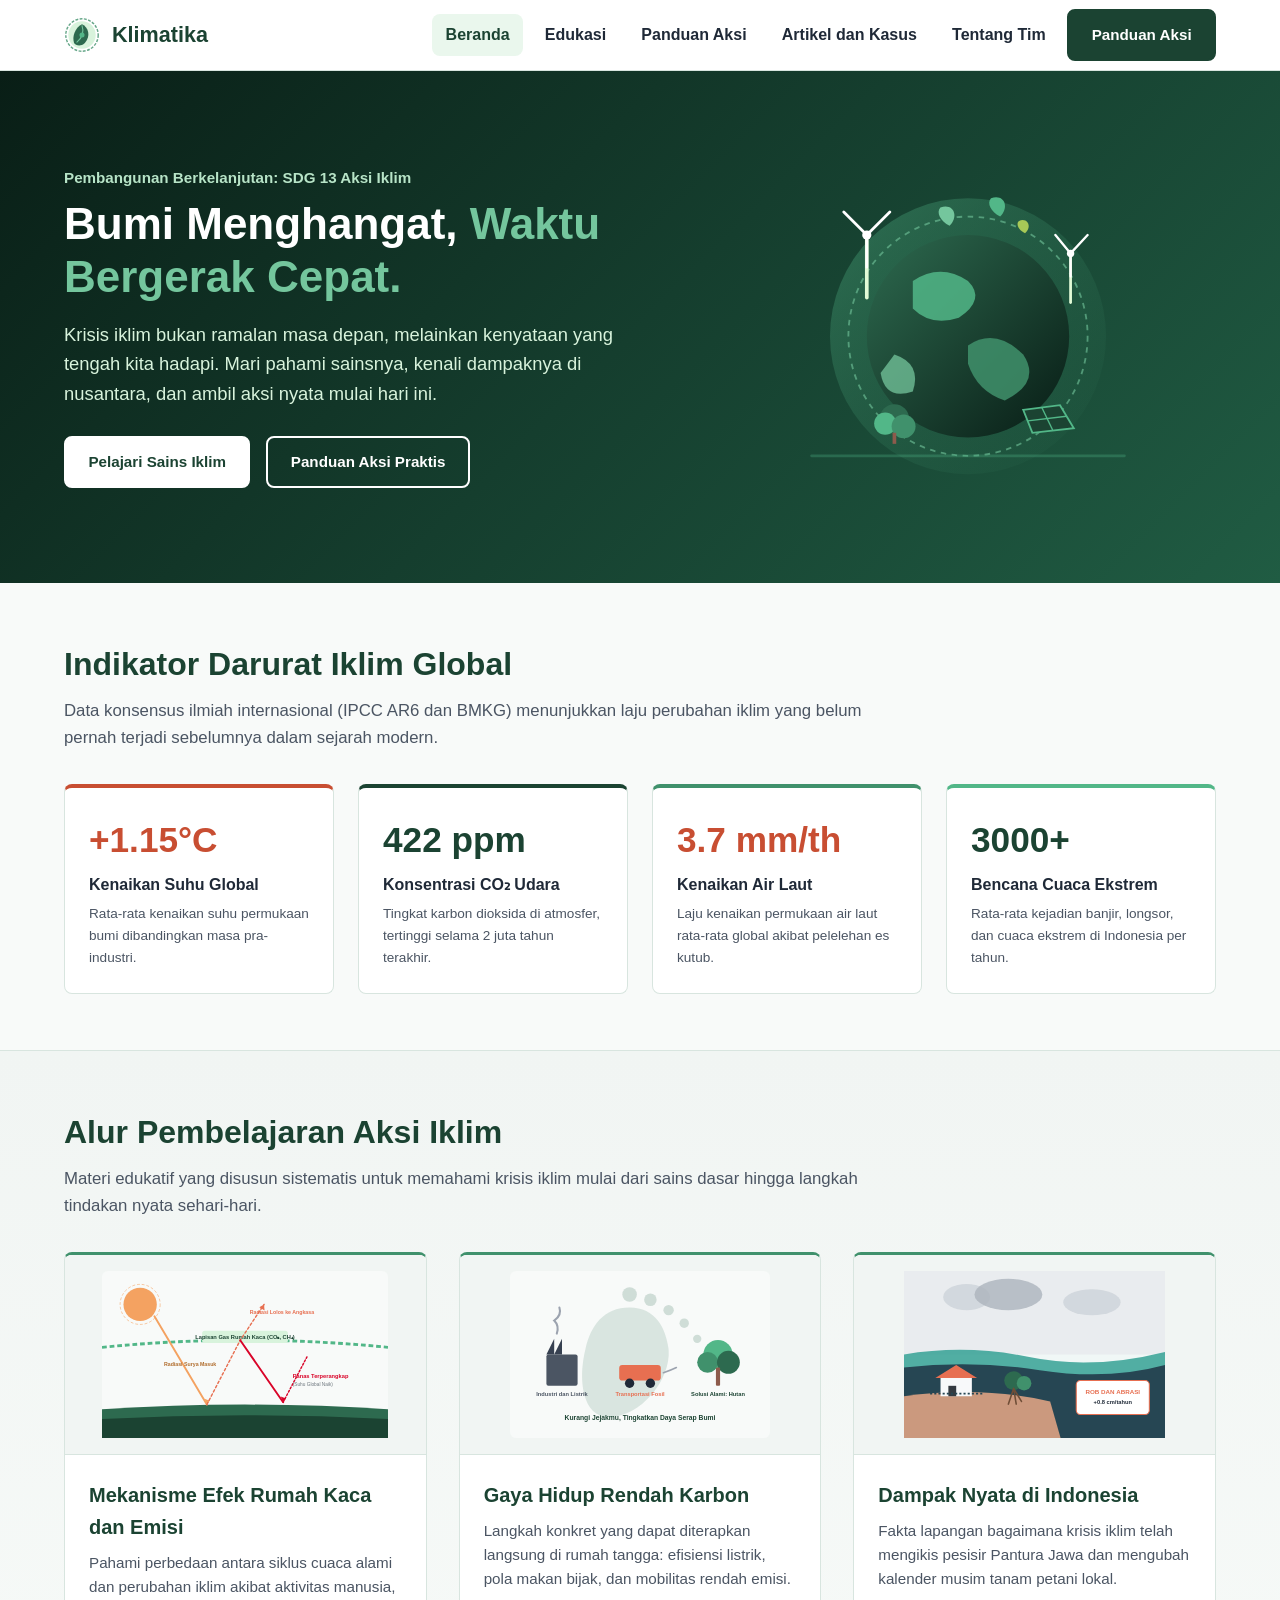
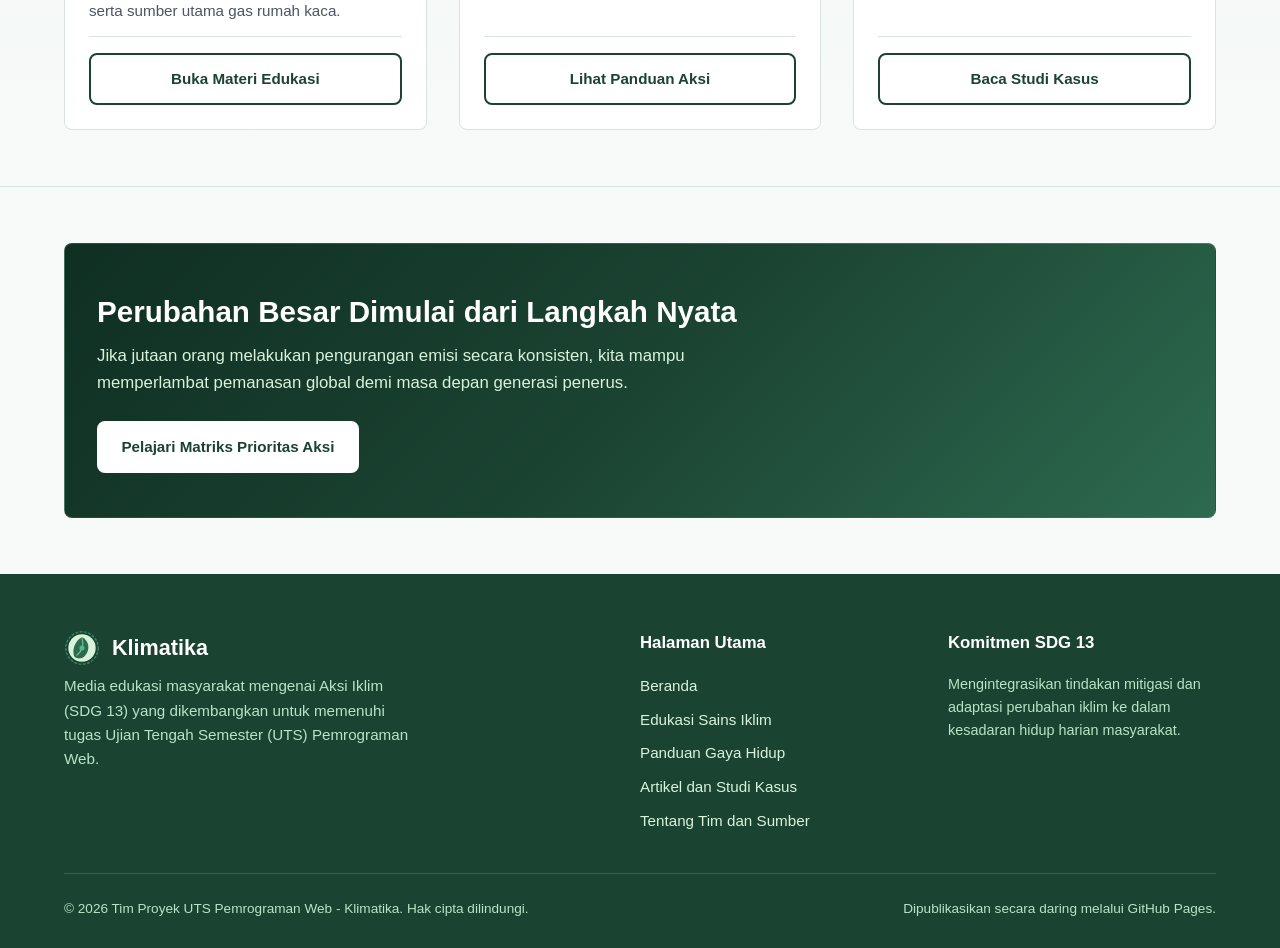
<file: index.html>
<!DOCTYPE html>
<html lang="id">
<head>
  <meta charset="UTF-8">
  <meta name="viewport" content="width=device-width, initial-scale=1.0">
  <meta name="description" content="Klimatika - Platform Edukasi Aksi Iklim (SDG 13). Kenali sains perubahan iklim, data kenaikan suhu global, dan aksi nyata gaya hidup rendah emisi.">
  <title>Klimatika - Beranda Edukasi Aksi Iklim</title>
  <link rel="stylesheet" href="css/style.css">
</head>
<body>
  <!-- Header dan navigasi utama -->
  <header class="site-header">
    <div class="container nav-wrapper">
      <a href="index.html" class="brand">
        <img src="images/logo.svg" alt="Logo Klimatika" class="brand-logo-img">
        <span>Klimatika</span>
      </a>

      <!-- Input checkbox untuk toggle menu mobile -->
      <input type="checkbox" id="nav-toggle" class="nav-toggle" aria-label="Buka menu navigasi">
      <label for="nav-toggle" class="nav-toggle-btn">Menu</label>

      <!-- Menu navigasi -->
      <nav class="nav-menu">
        <a href="index.html" class="nav-link active">Beranda</a>
        <a href="edukasi.html" class="nav-link">Edukasi</a>
        <a href="panduan.html" class="nav-link">Panduan Aksi</a>
        <a href="artikel.html" class="nav-link">Artikel dan Kasus</a>
        <a href="tentang.html" class="nav-link">Tentang Tim</a>
        <a href="panduan.html" class="btn btn-primary nav-cta">Panduan Aksi</a>
      </nav>
    </div>
  </header>

  <!-- Konten utama halaman -->
  <main id="main-content">
    
    <!-- Bagian hero banner -->
    <section class="hero">
      <div class="container hero-layout">
        <div class="hero-text">
          <p class="hero-note">Pembangunan Berkelanjutan: SDG 13 Aksi Iklim</p>
          <h1 class="hero-title">
            Bumi Menghangat, <span>Waktu Bergerak Cepat.</span>
          </h1>
          <p class="hero-desc">
            Krisis iklim bukan ramalan masa depan, melainkan kenyataan yang tengah kita hadapi. Mari pahami sainsnya, kenali dampaknya di nusantara, dan ambil aksi nyata mulai hari ini.
          </p>
          <div class="btn-group">
            <a href="edukasi.html" class="btn btn-primary">Pelajari Sains Iklim</a>
            <a href="panduan.html" class="btn btn-secondary">Panduan Aksi Praktis</a>
          </div>
        </div>
        <div class="hero-image">
          <img src="images/hero-climate.svg" alt="Ilustrasi pelestarian bumi dengan turbin angin dan panel surya" width="460" height="360">
        </div>
      </div>
    </section>

    <!-- Bagian indikator statistik krisis iklim -->
    <section>
      <div class="container">
        <header>
          <h2 class="section-title">Indikator Darurat Iklim Global</h2>
          <p class="section-desc">
            Data konsensus ilmiah internasional (IPCC AR6 dan BMKG) menunjukkan laju perubahan iklim yang belum pernah terjadi sebelumnya dalam sejarah modern.
          </p>
        </header>

        <div class="grid-4">
          <article class="stat-card">
            <div class="stat-number warning">+1.15°C</div>
            <h3 class="stat-label">Kenaikan Suhu Global</h3>
            <p class="stat-detail">Rata-rata kenaikan suhu permukaan bumi dibandingkan masa pra-industri.</p>
          </article>

          <article class="stat-card">
            <div class="stat-number">422 ppm</div>
            <h3 class="stat-label">Konsentrasi CO₂ Udara</h3>
            <p class="stat-detail">Tingkat karbon dioksida di atmosfer, tertinggi selama 2 juta tahun terakhir.</p>
          </article>

          <article class="stat-card">
            <div class="stat-number warning">3.7 mm/th</div>
            <h3 class="stat-label">Kenaikan Air Laut</h3>
            <p class="stat-detail">Laju kenaikan permukaan air laut rata-rata global akibat pelelehan es kutub.</p>
          </article>

          <article class="stat-card">
            <div class="stat-number">3000+</div>
            <h3 class="stat-label">Bencana Cuaca Ekstrem</h3>
            <p class="stat-detail">Rata-rata kejadian banjir, longsor, dan cuaca ekstrem di Indonesia per tahun.</p>
          </article>
        </div>
      </div>
    </section>

    <!-- Bagian alur pembelajaran tiga modul utama -->
    <section class="section-alt">
      <div class="container">
        <header>
          <h2 class="section-title">Alur Pembelajaran Aksi Iklim</h2>
          <p class="section-desc">
            Materi edukatif yang disusun sistematis untuk memahami krisis iklim mulai dari sains dasar hingga langkah tindakan nyata sehari-hari.
          </p>
        </header>

        <div class="grid-3">
          <!-- Modul edukasi sains -->
          <a href="edukasi.html" class="card card-clickable">
            <div class="card-image-box">
              <img src="images/greenhouse.svg" alt="Diagram mekanisme efek rumah kaca">
            </div>
            <div class="card-body">
              <h3 class="card-title">Mekanisme Efek Rumah Kaca dan Emisi</h3>
              <p class="card-text">
                Pahami perbedaan antara siklus cuaca alami dan perubahan iklim akibat aktivitas manusia, serta sumber utama gas rumah kaca.
              </p>
              <div class="card-footer">
                <span class="btn btn-secondary btn-card">Buka Materi Edukasi</span>
              </div>
            </div>
          </a>

          <!-- Modul panduan aksi -->
          <a href="panduan.html" class="card card-clickable">
            <div class="card-image-box">
              <img src="images/carbon-footprint.svg" alt="Ilustrasi konsep jejak karbon">
            </div>
            <div class="card-body">
              <h3 class="card-title">Gaya Hidup Rendah Karbon</h3>
              <p class="card-text">
                Langkah konkret yang dapat diterapkan langsung di rumah tangga: efisiensi listrik, pola makan bijak, dan mobilitas rendah emisi.
              </p>
              <div class="card-footer">
                <span class="btn btn-secondary btn-card">Lihat Panduan Aksi</span>
              </div>
            </div>
          </a>

          <!-- Modul studi kasus artikel -->
          <a href="artikel.html" class="card card-clickable">
            <div class="card-image-box">
              <img src="images/coastal-threat.svg" alt="Ilustrasi ancaman banjir rob di pesisir">
            </div>
            <div class="card-body">
              <h3 class="card-title">Dampak Nyata di Indonesia</h3>
              <p class="card-text">
                Fakta lapangan bagaimana krisis iklim telah mengikis pesisir Pantura Jawa dan mengubah kalender musim tanam petani lokal.
              </p>
              <div class="card-footer">
                <span class="btn btn-secondary btn-card">Baca Studi Kasus</span>
              </div>
            </div>
          </a>
        </div>
      </div>
    </section>

    <!-- Bagian ajakan aksi -->
    <section>
      <div class="container">
        <div class="cta-box">
          <h2 class="cta-title">Perubahan Besar Dimulai dari Langkah Nyata</h2>
          <p class="cta-desc">
            Jika jutaan orang melakukan pengurangan emisi secara konsisten, kita mampu memperlambat pemanasan global demi masa depan generasi penerus.
          </p>
          <a href="panduan.html" class="btn btn-accent">Pelajari Matriks Prioritas Aksi</a>
        </div>
      </div>
    </section>

  </main>

  <!-- Bagian footer situs -->
  <footer class="site-footer">
    <div class="container">
      <div class="footer-layout">
        <div>
          <a href="index.html" class="brand" style="color: #ffffff;">
            <img src="images/logo.svg" alt="Logo Klimatika" class="brand-logo-img">
            <span>Klimatika</span>
          </a>
          <p class="footer-desc">
            Media edukasi masyarakat mengenai Aksi Iklim (SDG 13) yang dikembangkan untuk memenuhi tugas Ujian Tengah Semester (UTS) Pemrograman Web.
          </p>
        </div>

        <div>
          <h3 class="footer-heading">Halaman Utama</h3>
          <ul class="footer-menu">
            <li><a href="index.html">Beranda</a></li>
            <li><a href="edukasi.html">Edukasi Sains Iklim</a></li>
            <li><a href="panduan.html">Panduan Gaya Hidup</a></li>
            <li><a href="artikel.html">Artikel dan Studi Kasus</a></li>
            <li><a href="tentang.html">Tentang Tim dan Sumber</a></li>
          </ul>
        </div>

        <div>
          <h3 class="footer-heading">Komitmen SDG 13</h3>
          <p style="font-size: 0.9rem; color: #b7e4c7;">
            Mengintegrasikan tindakan mitigasi dan adaptasi perubahan iklim ke dalam kesadaran hidup harian masyarakat.
          </p>
        </div>
      </div>

      <div class="footer-bottom">
        <p>&copy; 2026 Tim Proyek UTS Pemrograman Web - Klimatika. Hak cipta dilindungi.</p>
        <p>Dipublikasikan secara daring melalui GitHub Pages.</p>
      </div>
    </div>
  </footer>
</body>
</html>
</file>
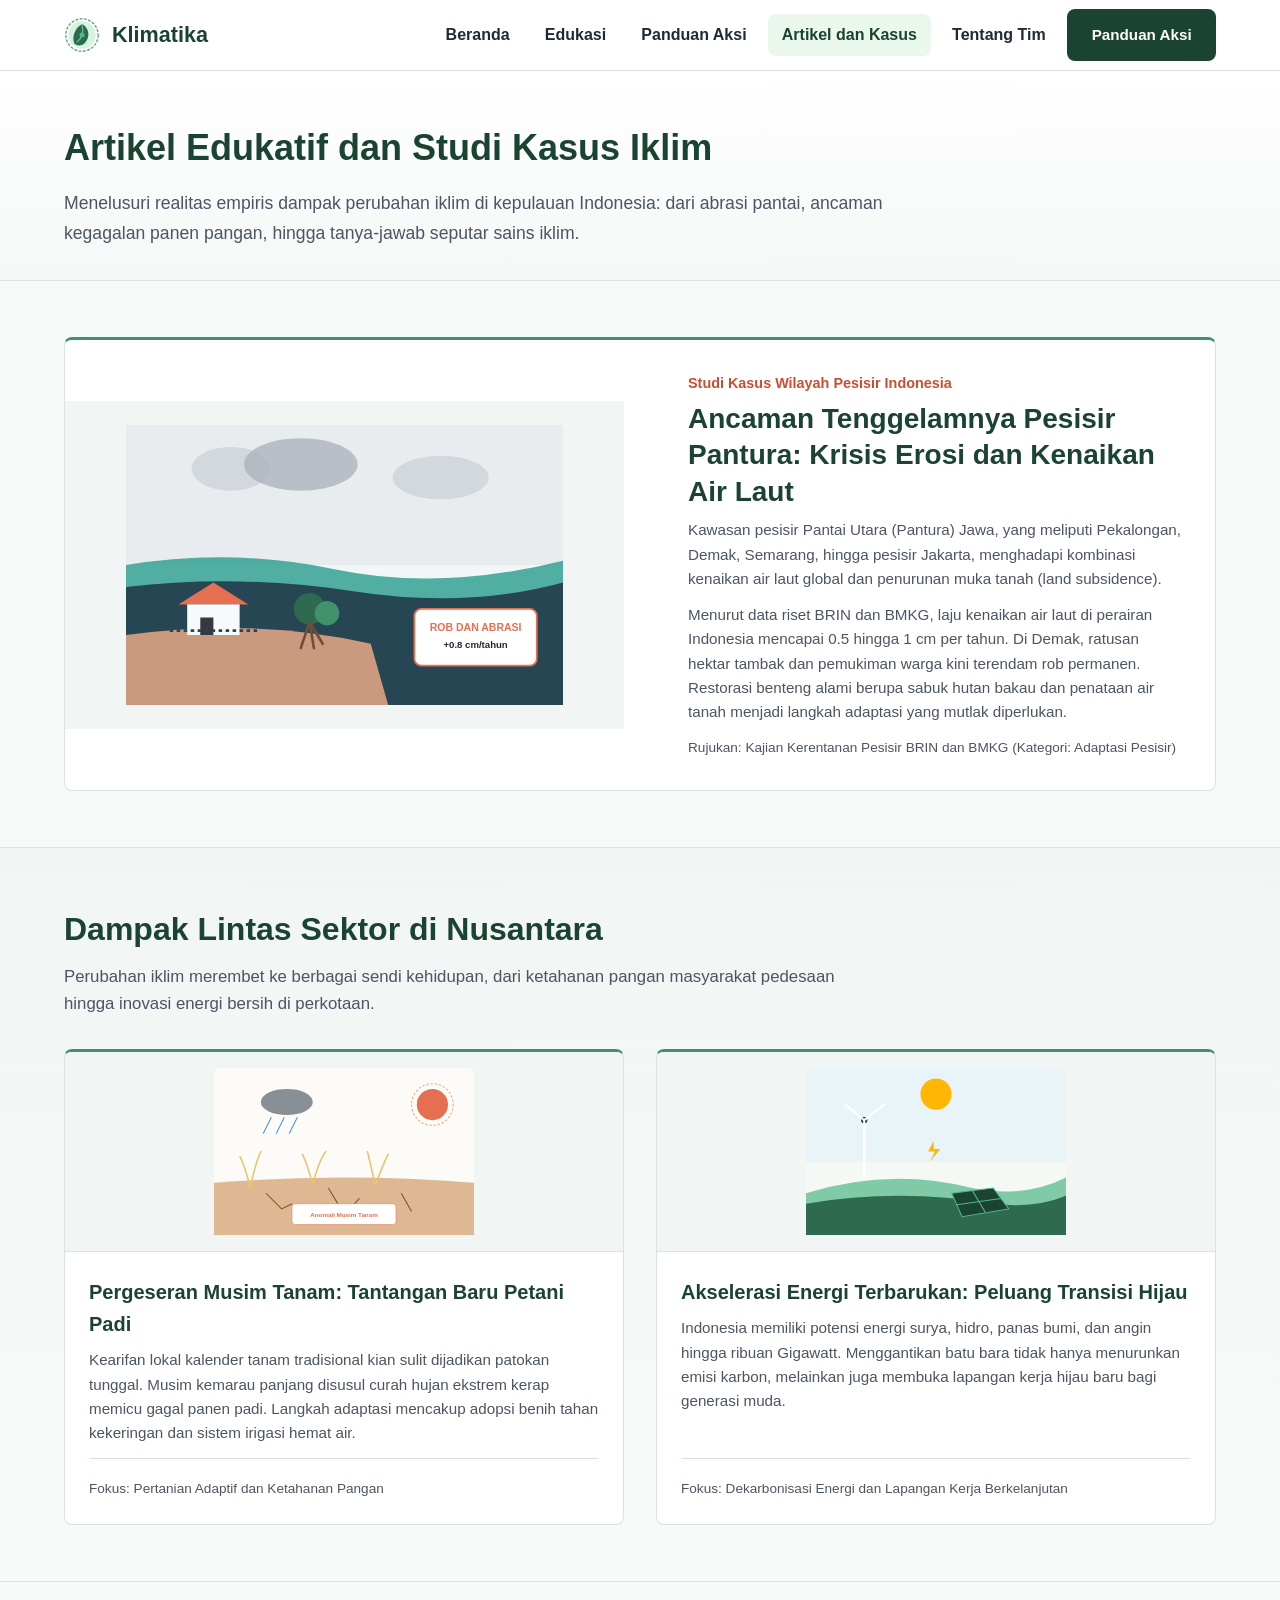
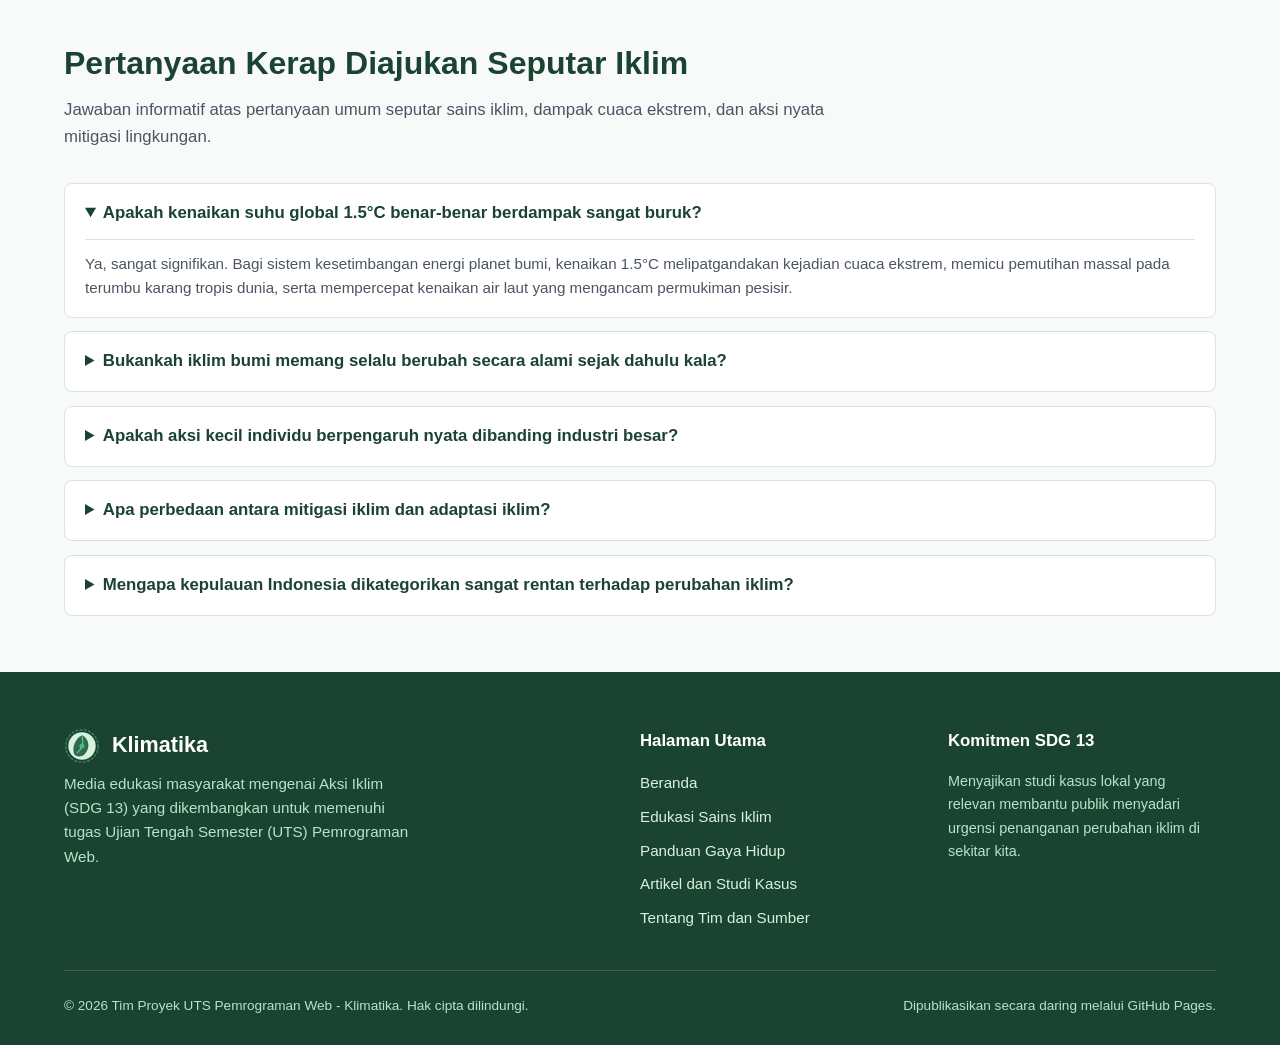
<file: artikel.html>
<!DOCTYPE html>
<html lang="id">
<head>
  <meta charset="UTF-8">
  <meta name="viewport" content="width=device-width, initial-scale=1.0">
  <meta name="description" content="Kumpulan artikel edukatif, studi kasus kenaikan air laut di pesisir Pantura Jawa, dampak krisis iklim terhadap ketahanan pangan petani Indonesia, dan FAQ interaktif.">
  <title>Artikel dan Studi Kasus Iklim - Klimatika</title>
  <link rel="stylesheet" href="css/style.css">
</head>
<body>
  <!-- Header dan navigasi utama -->
  <header class="site-header">
    <div class="container nav-wrapper">
      <a href="index.html" class="brand">
        <img src="images/logo.svg" alt="Logo Klimatika" class="brand-logo-img">
        <span>Klimatika</span>
      </a>

      <!-- Input checkbox untuk toggle menu mobile -->
      <input type="checkbox" id="nav-toggle" class="nav-toggle" aria-label="Buka menu navigasi">
      <label for="nav-toggle" class="nav-toggle-btn">Menu</label>

      <!-- Menu navigasi -->
      <nav class="nav-menu">
        <a href="index.html" class="nav-link">Beranda</a>
        <a href="edukasi.html" class="nav-link">Edukasi</a>
        <a href="panduan.html" class="nav-link">Panduan Aksi</a>
        <a href="artikel.html" class="nav-link active">Artikel dan Kasus</a>
        <a href="tentang.html" class="nav-link">Tentang Tim</a>
        <a href="panduan.html" class="btn btn-primary nav-cta">Panduan Aksi</a>
      </nav>
    </div>
  </header>

  <!-- Konten utama halaman -->
  <main id="main-content">
    
    <!-- Header awal halaman artikel -->
    <header class="page-header">
      <div class="container">
        <h1 class="page-header-title">Artikel Edukatif dan Studi Kasus Iklim</h1>
        <p class="page-header-desc">
          Menelusuri realitas empiris dampak perubahan iklim di kepulauan Indonesia: dari abrasi pantai, ancaman kegagalan panen pangan, hingga tanya-jawab seputar sains iklim.
        </p>
      </div>
    </header>

    <!-- Bagian artikel utama studi kasus pantura -->
    <section>
      <div class="container">
        <article class="card">
          <div class="grid-2" style="align-items: center;">
            <div class="article-featured-img">
              <img src="images/coastal-threat.svg" alt="Ilustrasi ancaman banjir rob dan erosi pesisir di Pantura Jawa">
            </div>
            <div class="card-body" style="padding: 2rem;">
              <p style="font-size: 0.9rem; font-weight: 700; color: var(--color-warning); margin-bottom: 0.35rem;">
                Studi Kasus Wilayah Pesisir Indonesia
              </p>
              <h2 class="card-title" style="font-size: 1.75rem; line-height: 1.3;">
                Ancaman Tenggelamnya Pesisir Pantura: Krisis Erosi dan Kenaikan Air Laut
              </h2>
              <p class="card-text">
                Kawasan pesisir Pantai Utara (Pantura) Jawa, yang meliputi Pekalongan, Demak, Semarang, hingga pesisir Jakarta, menghadapi kombinasi kenaikan air laut global dan penurunan muka tanah (land subsidence).
              </p>
              <p class="card-text">
                Menurut data riset BRIN dan BMKG, laju kenaikan air laut di perairan Indonesia mencapai 0.5 hingga 1 cm per tahun. Di Demak, ratusan hektar tambak dan pemukiman warga kini terendam rob permanen. Restorasi benteng alami berupa sabuk hutan bakau dan penataan air tanah menjadi langkah adaptasi yang mutlak diperlukan.
              </p>
              <div style="font-size: 0.85rem; color: var(--color-text-muted);">
                Rujukan: Kajian Kerentanan Pesisir BRIN dan BMKG (Kategori: Adaptasi Pesisir)
              </div>
            </div>
          </div>
        </article>
      </div>
    </section>

    <!-- Bagian artikel pendukung -->
    <section class="section-alt">
      <div class="container">
        <header>
          <h2 class="section-title">Dampak Lintas Sektor di Nusantara</h2>
          <p class="section-desc">
            Perubahan iklim merembet ke berbagai sendi kehidupan, dari ketahanan pangan masyarakat pedesaan hingga inovasi energi bersih di perkotaan.
          </p>
        </header>

        <div class="grid-2">
          <!-- Artikel pertanian -->
          <article class="card">
            <div class="card-image-box">
              <img src="images/article-crop.svg" alt="Ilustrasi lahan sawah yang kekeringan">
            </div>
            <div class="card-body">
              <h3 class="card-title">Pergeseran Musim Tanam: Tantangan Baru Petani Padi</h3>
              <p class="card-text">
                Kearifan lokal kalender tanam tradisional kian sulit dijadikan patokan tunggal. Musim kemarau panjang disusul curah hujan ekstrem kerap memicu gagal panen padi. Langkah adaptasi mencakup adopsi benih tahan kekeringan dan sistem irigasi hemat air.
              </p>
              <div class="card-footer">
                <span style="font-size: 0.85rem; color: var(--color-text-muted);">Fokus: Pertanian Adaptif dan Ketahanan Pangan</span>
              </div>
            </div>
          </article>

          <!-- Artikel energi terbarukan -->
          <article class="card">
            <div class="card-image-box">
              <img src="images/article-energy.svg" alt="Ilustrasi turbin angin dan panel surya">
            </div>
            <div class="card-body">
              <h3 class="card-title">Akselerasi Energi Terbarukan: Peluang Transisi Hijau</h3>
              <p class="card-text">
                Indonesia memiliki potensi energi surya, hidro, panas bumi, dan angin hingga ribuan Gigawatt. Menggantikan batu bara tidak hanya menurunkan emisi karbon, melainkan juga membuka lapangan kerja hijau baru bagi generasi muda.
              </p>
              <div class="card-footer">
                <span style="font-size: 0.85rem; color: var(--color-text-muted);">Fokus: Dekarbonisasi Energi dan Lapangan Kerja Berkelanjutan</span>
              </div>
            </div>
          </article>
        </div>
      </div>
    </section>

    <!-- Bagian tanya jawab umum (FAQ) -->
    <section>
      <div class="container">
        <header>
          <h2 class="section-title">Pertanyaan Kerap Diajukan Seputar Iklim</h2>
          <p class="section-desc">
            Jawaban informatif atas pertanyaan umum seputar sains iklim, dampak cuaca ekstrem, dan aksi nyata mitigasi lingkungan.
          </p>
        </header>

        <div class="faq-list">
          <details class="faq-item" open>
            <summary class="faq-question">Apakah kenaikan suhu global 1.5°C benar-benar berdampak sangat buruk?</summary>
            <div class="faq-answer">
              <p>
                Ya, sangat signifikan. Bagi sistem kesetimbangan energi planet bumi, kenaikan 1.5°C melipatgandakan kejadian cuaca ekstrem, memicu pemutihan massal pada terumbu karang tropis dunia, serta mempercepat kenaikan air laut yang mengancam permukiman pesisir.
              </p>
            </div>
          </details>

          <details class="faq-item">
            <summary class="faq-question">Bukankah iklim bumi memang selalu berubah secara alami sejak dahulu kala?</summary>
            <div class="faq-answer">
              <p>
                Benar bahwa bumi memiliki siklus glasial alami selama puluhan ribu tahun akibat variasi orbit. Namun pemanasan yang terjadi sejak era revolusi industri berlangsung dalam tempo yang jauh lebih cepat, dan data isotop membuktikan kenaikan gas rumah kaca murni berasal dari pembakaran bahan bakar fosil.
              </p>
            </div>
          </details>

          <details class="faq-item">
            <summary class="faq-question">Apakah aksi kecil individu berpengaruh nyata dibanding industri besar?</summary>
            <div class="faq-answer">
              <p>
                Sangat berpengaruh. Pertama, emisi industri tercipta untuk memenuhi pola konsumsi masyarakat. Ketika jutaan individu beralih ke pola hidup hemat energi dan minim sampah, pasar terdorong bertransformasi. Kedua, kesadaran individu membentuk norma sosial baru bagi kebijakan publik.
              </p>
            </div>
          </details>

          <details class="faq-item">
            <summary class="faq-question">Apa perbedaan antara mitigasi iklim dan adaptasi iklim?</summary>
            <div class="faq-answer">
              <p>
                Mitigasi adalah upaya menahan atau mencegah laju perubahan iklim dengan memangkas emisi gas rumah kaca. Sedangkan adaptasi adalah upaya menyesuaikan diri agar tahan terhadap dampak perubahan iklim yang sudah terjadi.
              </p>
            </div>
          </details>

          <details class="faq-item">
            <summary class="faq-question">Mengapa kepulauan Indonesia dikategorikan sangat rentan terhadap perubahan iklim?</summary>
            <div class="faq-answer">
              <p>
                Sebagai negara kepulauan dengan garis pantai yang sangat panjang, mayoritas populasi dan pusat ekonomi berada di kawasan pesisir dataran rendah. Ketergantungan rakyat pada sektor pertanian tadah hujan dan perikanan laut membuat ketahanan pangan sangat sensitif terhadap anomali iklim.
              </p>
            </div>
          </details>
        </div>
      </div>
    </section>

  </main>

  <!-- Bagian footer situs -->
  <footer class="site-footer">
    <div class="container">
      <div class="footer-layout">
        <div>
          <a href="index.html" class="brand" style="color: #ffffff;">
            <img src="images/logo.svg" alt="Logo Klimatika" class="brand-logo-img">
            <span>Klimatika</span>
          </a>
          <p class="footer-desc">
            Media edukasi masyarakat mengenai Aksi Iklim (SDG 13) yang dikembangkan untuk memenuhi tugas Ujian Tengah Semester (UTS) Pemrograman Web.
          </p>
        </div>

        <div>
          <h3 class="footer-heading">Halaman Utama</h3>
          <ul class="footer-menu">
            <li><a href="index.html">Beranda</a></li>
            <li><a href="edukasi.html">Edukasi Sains Iklim</a></li>
            <li><a href="panduan.html">Panduan Gaya Hidup</a></li>
            <li><a href="artikel.html">Artikel dan Studi Kasus</a></li>
            <li><a href="tentang.html">Tentang Tim dan Sumber</a></li>
          </ul>
        </div>

        <div>
          <h3 class="footer-heading">Komitmen SDG 13</h3>
          <p style="font-size: 0.9rem; color: #b7e4c7;">
            Menyajikan studi kasus lokal yang relevan membantu publik menyadari urgensi penanganan perubahan iklim di sekitar kita.
          </p>
        </div>
      </div>

      <div class="footer-bottom">
        <p>&copy; 2026 Tim Proyek UTS Pemrograman Web - Klimatika. Hak cipta dilindungi.</p>
        <p>Dipublikasikan secara daring melalui GitHub Pages.</p>
      </div>
    </div>
  </footer>
</body>
</html>
</file>
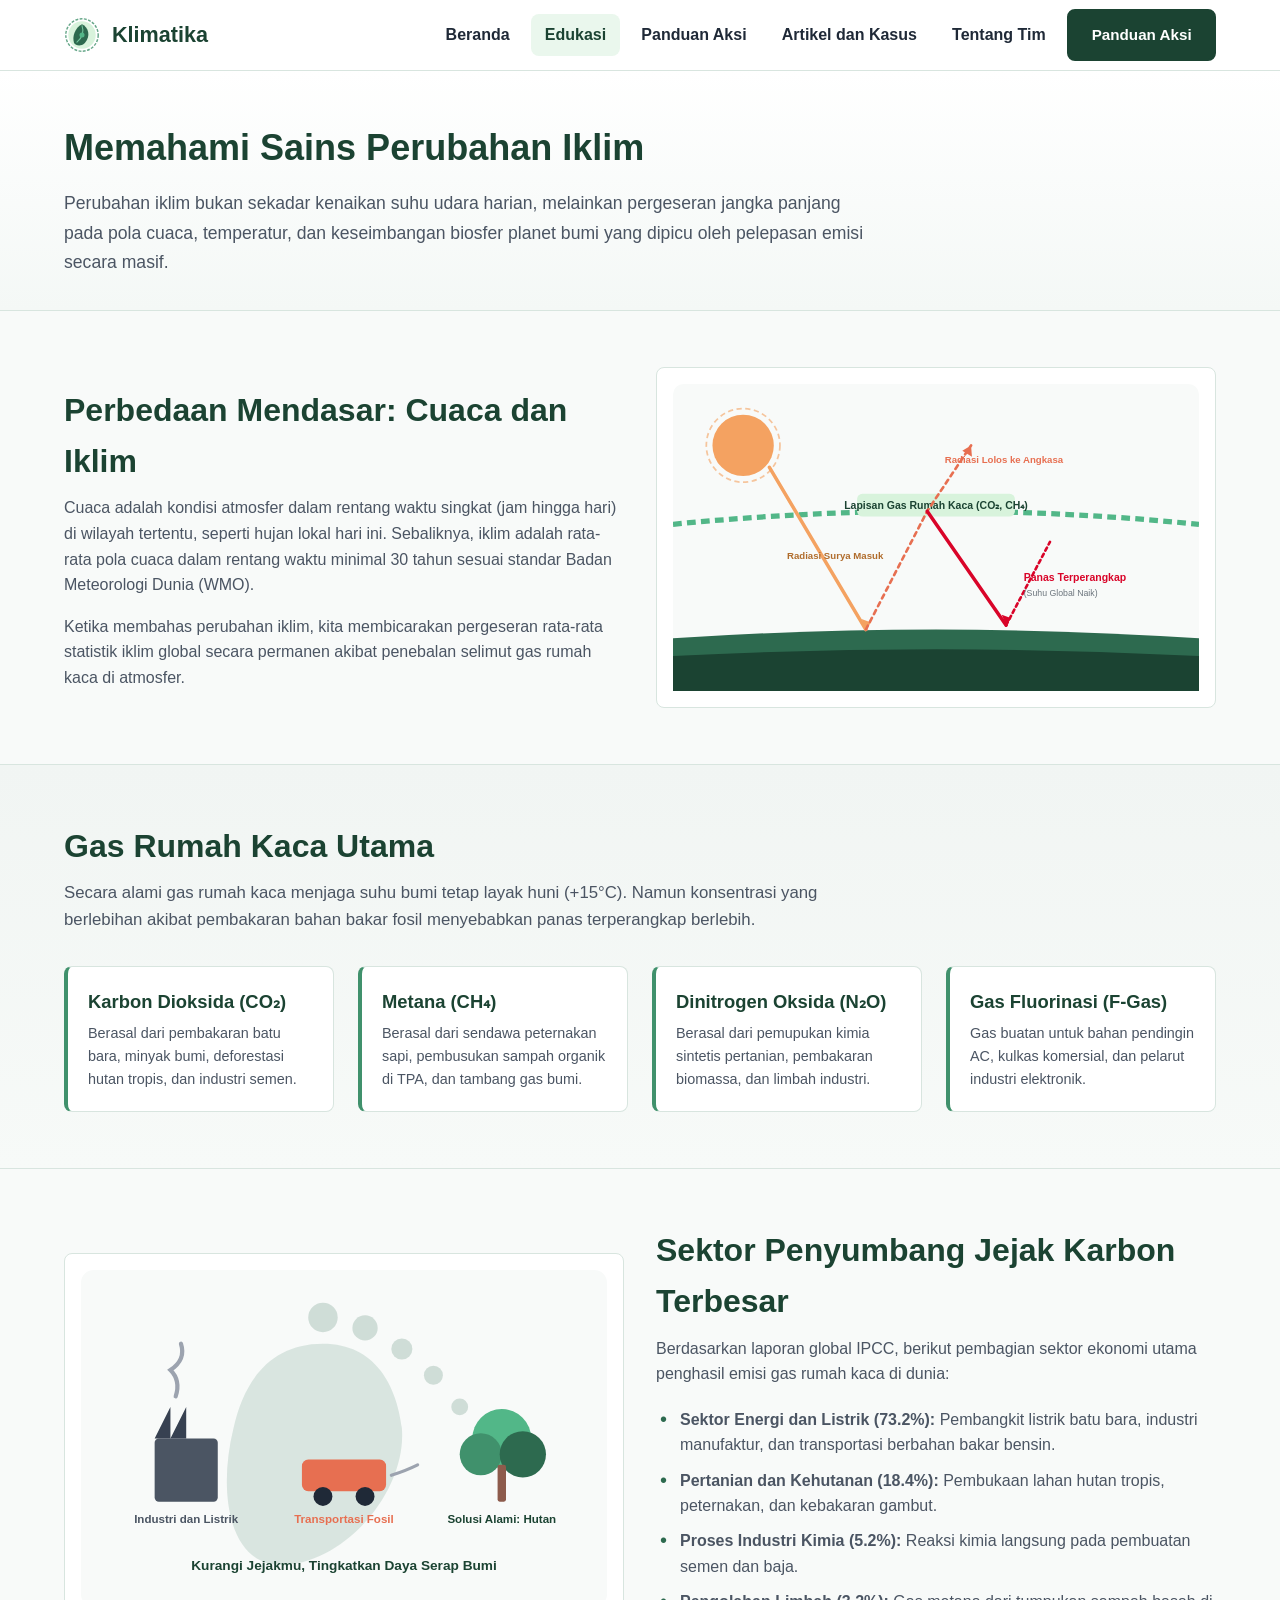
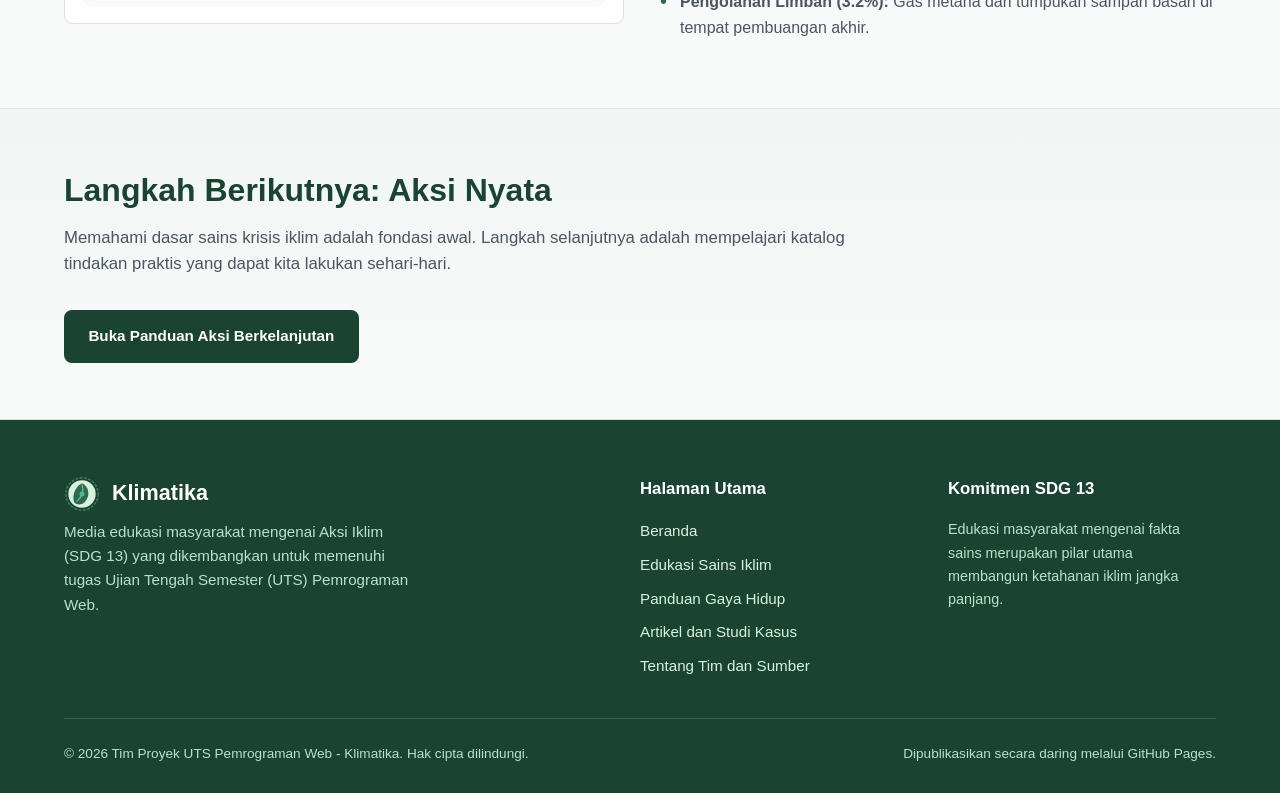
<file: edukasi.html>
<!DOCTYPE html>
<html lang="id">
<head>
  <meta charset="UTF-8">
  <meta name="viewport" content="width=device-width, initial-scale=1.0">
  <meta name="description" content="Materi edukasi sains perubahan iklim, efek rumah kaca, jejak karbon per sektor, serta bukti data konsensus IPCC dan BMKG.">
  <title>Edukasi Sains dan Krisis Iklim - Klimatika</title>
  <link rel="stylesheet" href="css/style.css">
</head>
<body>
  <!-- Header dan navigasi utama -->
  <header class="site-header">
    <div class="container nav-wrapper">
      <a href="index.html" class="brand">
        <img src="images/logo.svg" alt="Logo Klimatika" class="brand-logo-img">
        <span>Klimatika</span>
      </a>

      <!-- Input checkbox untuk toggle menu mobile -->
      <input type="checkbox" id="nav-toggle" class="nav-toggle" aria-label="Buka menu navigasi">
      <label for="nav-toggle" class="nav-toggle-btn">Menu</label>

      <!-- Menu navigasi -->
      <nav class="nav-menu">
        <a href="index.html" class="nav-link">Beranda</a>
        <a href="edukasi.html" class="nav-link active">Edukasi</a>
        <a href="panduan.html" class="nav-link">Panduan Aksi</a>
        <a href="artikel.html" class="nav-link">Artikel dan Kasus</a>
        <a href="tentang.html" class="nav-link">Tentang Tim</a>
        <a href="panduan.html" class="btn btn-primary nav-cta">Panduan Aksi</a>
      </nav>
    </div>
  </header>

  <!-- Konten utama halaman -->
  <main id="main-content">
    
    <!-- Header awal halaman edukasi -->
    <header class="page-header">
      <div class="container">
        <h1 class="page-header-title">Memahami Sains Perubahan Iklim</h1>
        <p class="page-header-desc">
          Perubahan iklim bukan sekadar kenaikan suhu udara harian, melainkan pergeseran jangka panjang pada pola cuaca, temperatur, dan keseimbangan biosfer planet bumi yang dipicu oleh pelepasan emisi secara masif.
        </p>
      </div>
    </header>

    <!-- Bagian penjelasan cuaca vs iklim -->
    <section>
      <div class="container">
        <div class="grid-2" style="align-items: center;">
          <div>
            <h2 class="section-title">Perbedaan Mendasar: Cuaca dan Iklim</h2>
            <p style="margin-bottom: 1rem; color: var(--color-text-muted);">
              Cuaca adalah kondisi atmosfer dalam rentang waktu singkat (jam hingga hari) di wilayah tertentu, seperti hujan lokal hari ini. Sebaliknya, iklim adalah rata-rata pola cuaca dalam rentang waktu minimal 30 tahun sesuai standar Badan Meteorologi Dunia (WMO).
            </p>
            <p style="color: var(--color-text-muted);">
              Ketika membahas perubahan iklim, kita membicarakan pergeseran rata-rata statistik iklim global secara permanen akibat penebalan selimut gas rumah kaca di atmosfer.
            </p>
          </div>
          <div class="diagram-box">
            <img src="images/greenhouse.svg" alt="Diagram mekanisme efek rumah kaca dan radiasi matahari">
          </div>
        </div>
      </div>
    </section>

    <!-- Bagian anatomi gas rumah kaca utama -->
    <section class="section-alt">
      <div class="container">
        <header>
          <h2 class="section-title">Gas Rumah Kaca Utama</h2>
          <p class="section-desc">
            Secara alami gas rumah kaca menjaga suhu bumi tetap layak huni (+15°C). Namun konsentrasi yang berlebihan akibat pembakaran bahan bakar fosil menyebabkan panas terperangkap berlebih.
          </p>
        </header>

        <div class="grid-4">
          <article class="gas-card">
            <h3>Karbon Dioksida (CO₂)</h3>
            <p>Berasal dari pembakaran batu bara, minyak bumi, deforestasi hutan tropis, dan industri semen.</p>
          </article>

          <article class="gas-card">
            <h3>Metana (CH₄)</h3>
            <p>Berasal dari sendawa peternakan sapi, pembusukan sampah organik di TPA, dan tambang gas bumi.</p>
          </article>

          <article class="gas-card">
            <h3>Dinitrogen Oksida (N₂O)</h3>
            <p>Berasal dari pemupukan kimia sintetis pertanian, pembakaran biomassa, dan limbah industri.</p>
          </article>

          <article class="gas-card">
            <h3>Gas Fluorinasi (F-Gas)</h3>
            <p>Gas buatan untuk bahan pendingin AC, kulkas komersial, dan pelarut industri elektronik.</p>
          </article>
        </div>
      </div>
    </section>

    <!-- Bagian sektor penyumbang emisi -->
    <section>
      <div class="container">
        <div class="grid-2" style="align-items: center;">
          <div class="diagram-box">
            <img src="images/carbon-footprint.svg" alt="Diagram proporsi jejak karbon per sektor ekonomi">
          </div>
          <div>
            <h2 class="section-title">Sektor Penyumbang Jejak Karbon Terbesar</h2>
            <p style="margin-bottom: 1.25rem; color: var(--color-text-muted);">
              Berdasarkan laporan global IPCC, berikut pembagian sektor ekonomi utama penghasil emisi gas rumah kaca di dunia:
            </p>
            <ul class="bullet-list">
              <li><strong>Sektor Energi dan Listrik (73.2%):</strong> Pembangkit listrik batu bara, industri manufaktur, dan transportasi berbahan bakar bensin.</li>
              <li><strong>Pertanian dan Kehutanan (18.4%):</strong> Pembukaan lahan hutan tropis, peternakan, dan kebakaran gambut.</li>
              <li><strong>Proses Industri Kimia (5.2%):</strong> Reaksi kimia langsung pada pembuatan semen dan baja.</li>
              <li><strong>Pengolahan Limbah (3.2%):</strong> Gas metana dari tumpukan sampah basah di tempat pembuangan akhir.</li>
            </ul>
          </div>
        </div>
      </div>
    </section>

    <!-- Bagian navigasi ke panduan aksi -->
    <section class="section-alt">
      <div class="container">
        <h2 class="section-title">Langkah Berikutnya: Aksi Nyata</h2>
        <p class="section-desc">
          Memahami dasar sains krisis iklim adalah fondasi awal. Langkah selanjutnya adalah mempelajari katalog tindakan praktis yang dapat kita lakukan sehari-hari.
        </p>
        <a href="panduan.html" class="btn btn-primary">Buka Panduan Aksi Berkelanjutan</a>
      </div>
    </section>

  </main>

  <!-- Bagian footer situs -->
  <footer class="site-footer">
    <div class="container">
      <div class="footer-layout">
        <div>
          <a href="index.html" class="brand" style="color: #ffffff;">
            <img src="images/logo.svg" alt="Logo Klimatika" class="brand-logo-img">
            <span>Klimatika</span>
          </a>
          <p class="footer-desc">
            Media edukasi masyarakat mengenai Aksi Iklim (SDG 13) yang dikembangkan untuk memenuhi tugas Ujian Tengah Semester (UTS) Pemrograman Web.
          </p>
        </div>

        <div>
          <h3 class="footer-heading">Halaman Utama</h3>
          <ul class="footer-menu">
            <li><a href="index.html">Beranda</a></li>
            <li><a href="edukasi.html">Edukasi Sains Iklim</a></li>
            <li><a href="panduan.html">Panduan Gaya Hidup</a></li>
            <li><a href="artikel.html">Artikel dan Studi Kasus</a></li>
            <li><a href="tentang.html">Tentang Tim dan Sumber</a></li>
          </ul>
        </div>

        <div>
          <h3 class="footer-heading">Komitmen SDG 13</h3>
          <p style="font-size: 0.9rem; color: #b7e4c7;">
            Edukasi masyarakat mengenai fakta sains merupakan pilar utama membangun ketahanan iklim jangka panjang.
          </p>
        </div>
      </div>

      <div class="footer-bottom">
        <p>&copy; 2026 Tim Proyek UTS Pemrograman Web - Klimatika. Hak cipta dilindungi.</p>
        <p>Dipublikasikan secara daring melalui GitHub Pages.</p>
      </div>
    </div>
  </footer>
</body>
</html>
</file>
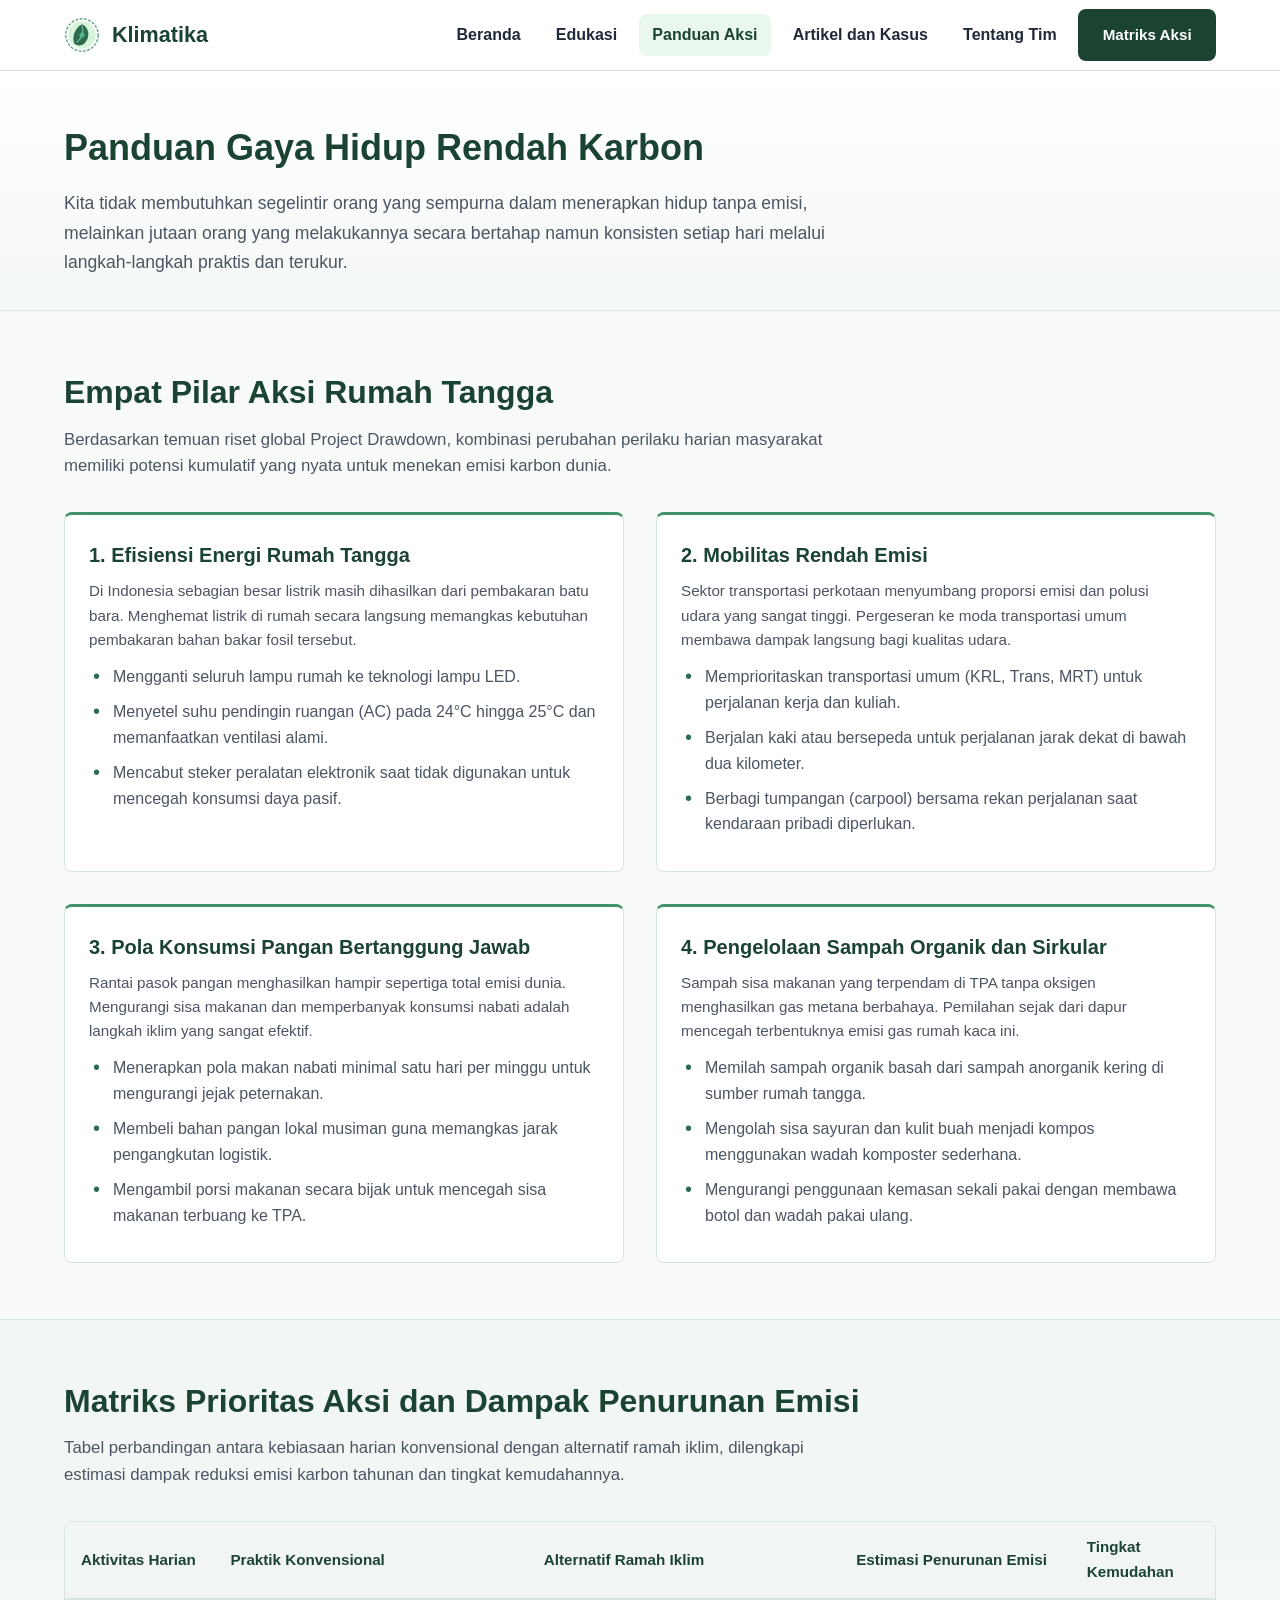
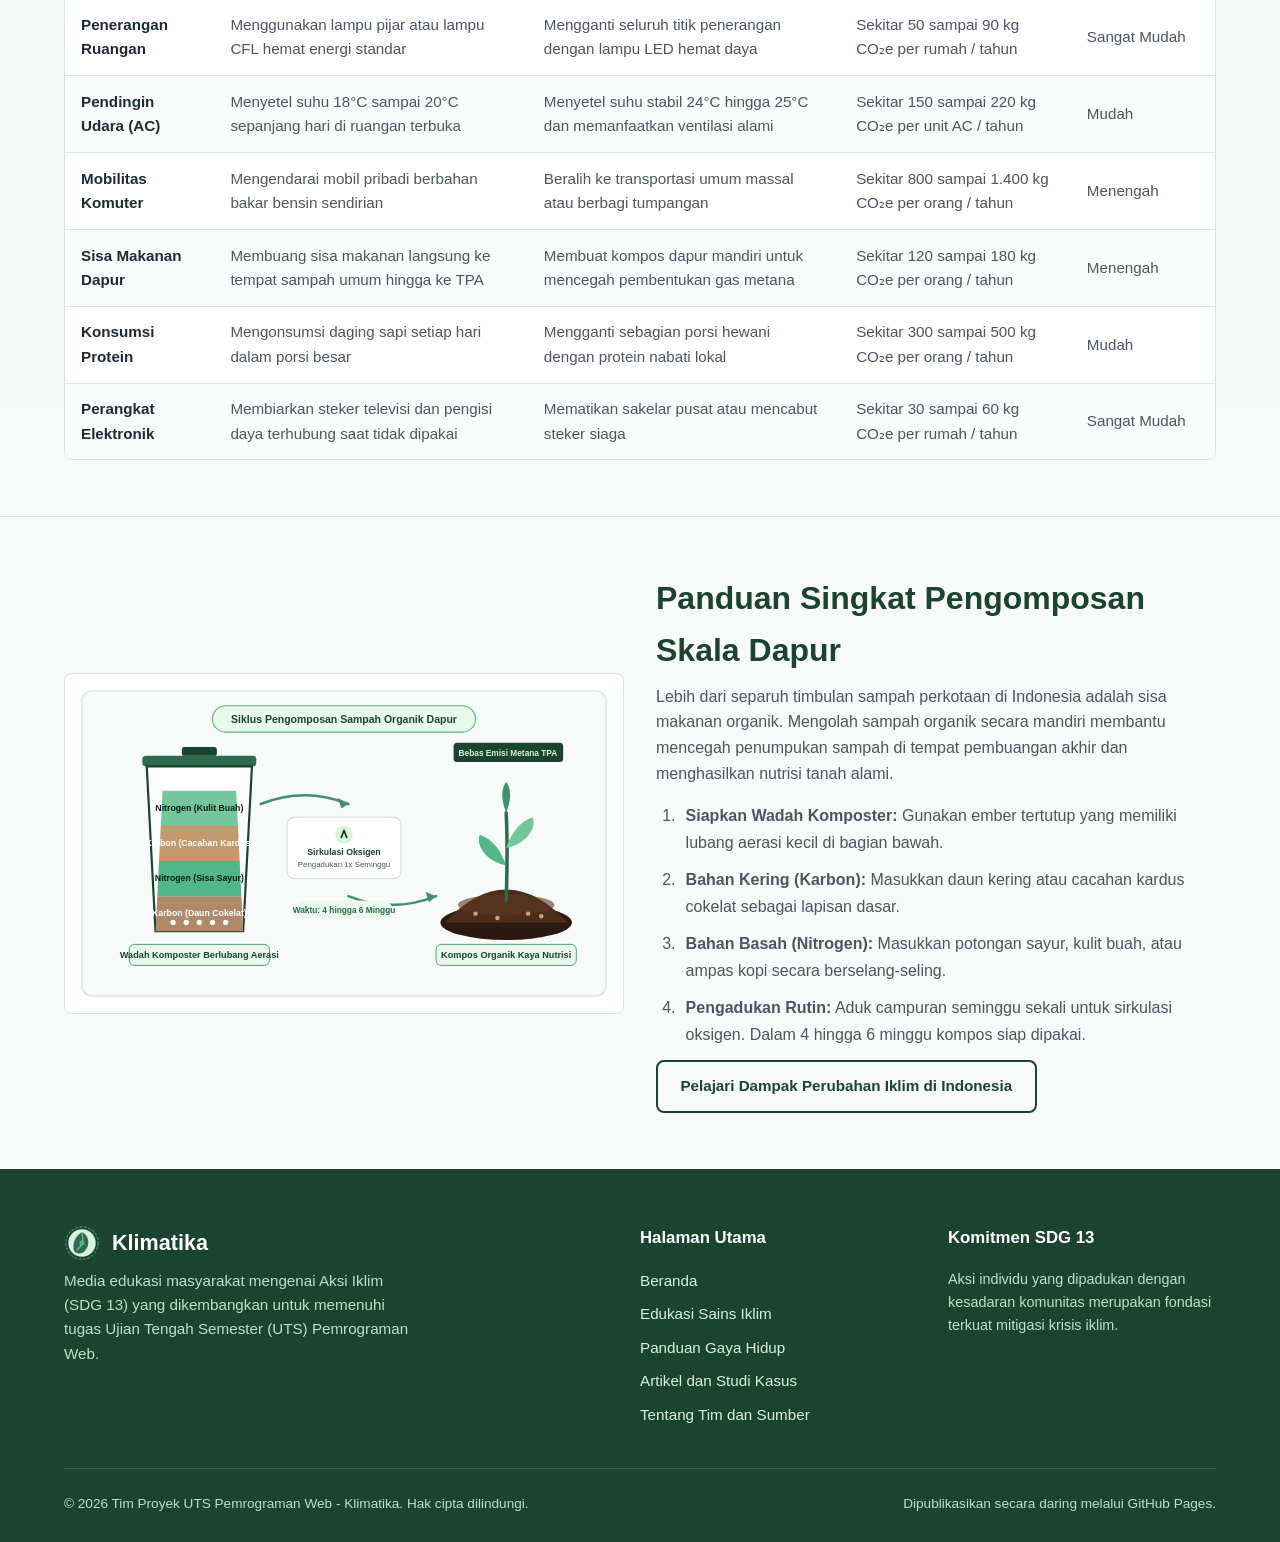
<file: panduan.html>
<!DOCTYPE html>
<html lang="id">
<head>
  <meta charset="UTF-8">
  <meta name="viewport" content="width=device-width, initial-scale=1.0">
  <meta name="description" content="Panduan langkah praktis gaya hidup rendah karbon: efisiensi energi listrik rumah tangga, mobilitas hijau, konsumsi bijak, dan matriks reduksi emisi.">
  <title>Panduan Aksi Iklim Nyata - Klimatika</title>
  <link rel="stylesheet" href="css/style.css">
</head>
<body>
  <!-- Header dan navigasi utama -->
  <header class="site-header">
    <div class="container nav-wrapper">
      <a href="index.html" class="brand">
        <img src="images/logo.svg" alt="Logo Klimatika" class="brand-logo-img">
        <span>Klimatika</span>
      </a>

      <!-- Input checkbox untuk toggle menu mobile -->
      <input type="checkbox" id="nav-toggle" class="nav-toggle" aria-label="Buka menu navigasi">
      <label for="nav-toggle" class="nav-toggle-btn">Menu</label>

      <!-- Menu navigasi -->
      <nav class="nav-menu">
        <a href="index.html" class="nav-link">Beranda</a>
        <a href="edukasi.html" class="nav-link">Edukasi</a>
        <a href="panduan.html" class="nav-link active">Panduan Aksi</a>
        <a href="artikel.html" class="nav-link">Artikel dan Kasus</a>
        <a href="tentang.html" class="nav-link">Tentang Tim</a>
        <a href="#matriks" class="btn btn-primary nav-cta">Matriks Aksi</a>
      </nav>
    </div>
  </header>

  <!-- Konten utama halaman -->
  <main id="main-content">
    
    <!-- Header awal halaman panduan -->
    <header class="page-header">
      <div class="container">
        <h1 class="page-header-title">Panduan Gaya Hidup Rendah Karbon</h1>
        <p class="page-header-desc">
          Kita tidak membutuhkan segelintir orang yang sempurna dalam menerapkan hidup tanpa emisi, melainkan jutaan orang yang melakukannya secara bertahap namun konsisten setiap hari melalui langkah-langkah praktis dan terukur.
        </p>
      </div>
    </header>

    <!-- Bagian empat pilar aksi rumah tangga -->
    <section>
      <div class="container">
        <header>
          <h2 class="section-title">Empat Pilar Aksi Rumah Tangga</h2>
          <p class="section-desc">
            Berdasarkan temuan riset global Project Drawdown, kombinasi perubahan perilaku harian masyarakat memiliki potensi kumulatif yang nyata untuk menekan emisi karbon dunia.
          </p>
        </header>

        <div class="grid-2">
          <!-- Pilar 1: Listrik -->
          <article class="card">
            <div class="card-body">
              <h3 class="card-title">1. Efisiensi Energi Rumah Tangga</h3>
              <p class="card-text">
                Di Indonesia sebagian besar listrik masih dihasilkan dari pembakaran batu bara. Menghemat listrik di rumah secara langsung memangkas kebutuhan pembakaran bahan bakar fosil tersebut.
              </p>
              <ul class="bullet-list">
                <li>Mengganti seluruh lampu rumah ke teknologi lampu LED.</li>
                <li>Menyetel suhu pendingin ruangan (AC) pada 24°C hingga 25°C dan memanfaatkan ventilasi alami.</li>
                <li>Mencabut steker peralatan elektronik saat tidak digunakan untuk mencegah konsumsi daya pasif.</li>
              </ul>
            </div>
          </article>

          <!-- Pilar 2: Mobilitas -->
          <article class="card">
            <div class="card-body">
              <h3 class="card-title">2. Mobilitas Rendah Emisi</h3>
              <p class="card-text">
                Sektor transportasi perkotaan menyumbang proporsi emisi dan polusi udara yang sangat tinggi. Pergeseran ke moda transportasi umum membawa dampak langsung bagi kualitas udara.
              </p>
              <ul class="bullet-list">
                <li>Memprioritaskan transportasi umum (KRL, Trans, MRT) untuk perjalanan kerja dan kuliah.</li>
                <li>Berjalan kaki atau bersepeda untuk perjalanan jarak dekat di bawah dua kilometer.</li>
                <li>Berbagi tumpangan (carpool) bersama rekan perjalanan saat kendaraan pribadi diperlukan.</li>
              </ul>
            </div>
          </article>

          <!-- Pilar 3: Pangan -->
          <article class="card">
            <div class="card-body">
              <h3 class="card-title">3. Pola Konsumsi Pangan Bertanggung Jawab</h3>
              <p class="card-text">
                Rantai pasok pangan menghasilkan hampir sepertiga total emisi dunia. Mengurangi sisa makanan dan memperbanyak konsumsi nabati adalah langkah iklim yang sangat efektif.
              </p>
              <ul class="bullet-list">
                <li>Menerapkan pola makan nabati minimal satu hari per minggu untuk mengurangi jejak peternakan.</li>
                <li>Membeli bahan pangan lokal musiman guna memangkas jarak pengangkutan logistik.</li>
                <li>Mengambil porsi makanan secara bijak untuk mencegah sisa makanan terbuang ke TPA.</li>
              </ul>
            </div>
          </article>

          <!-- Pilar 4: Sampah -->
          <article class="card">
            <div class="card-body">
              <h3 class="card-title">4. Pengelolaan Sampah Organik dan Sirkular</h3>
              <p class="card-text">
                Sampah sisa makanan yang terpendam di TPA tanpa oksigen menghasilkan gas metana berbahaya. Pemilahan sejak dari dapur mencegah terbentuknya emisi gas rumah kaca ini.
              </p>
              <ul class="bullet-list">
                <li>Memilah sampah organik basah dari sampah anorganik kering di sumber rumah tangga.</li>
                <li>Mengolah sisa sayuran dan kulit buah menjadi kompos menggunakan wadah komposter sederhana.</li>
                <li>Mengurangi penggunaan kemasan sekali pakai dengan membawa botol dan wadah pakai ulang.</li>
              </ul>
            </div>
          </article>
        </div>
      </div>
    </section>

    <!-- Bagian tabel matriks perbandingan aksi dan potensi reduksi emisi -->
    <section class="section-alt" id="matriks">
      <div class="container">
        <header>
          <h2 class="section-title">Matriks Prioritas Aksi dan Dampak Penurunan Emisi</h2>
          <p class="section-desc">
            Tabel perbandingan antara kebiasaan harian konvensional dengan alternatif ramah iklim, dilengkapi estimasi dampak reduksi emisi karbon tahunan dan tingkat kemudahannya.
          </p>
        </header>

        <div class="table-responsive">
          <table class="matrix-table">
            <thead>
              <tr>
                <th scope="col">Aktivitas Harian</th>
                <th scope="col">Praktik Konvensional</th>
                <th scope="col">Alternatif Ramah Iklim</th>
                <th scope="col">Estimasi Penurunan Emisi</th>
                <th scope="col">Tingkat Kemudahan</th>
              </tr>
            </thead>
            <tbody>
              <tr>
                <td><strong>Penerangan Ruangan</strong></td>
                <td>Menggunakan lampu pijar atau lampu CFL hemat energi standar</td>
                <td>Mengganti seluruh titik penerangan dengan lampu LED hemat daya</td>
                <td>Sekitar 50 sampai 90 kg CO₂e per rumah / tahun</td>
                <td>Sangat Mudah</td>
              </tr>
              <tr>
                <td><strong>Pendingin Udara (AC)</strong></td>
                <td>Menyetel suhu 18°C sampai 20°C sepanjang hari di ruangan terbuka</td>
                <td>Menyetel suhu stabil 24°C hingga 25°C dan memanfaatkan ventilasi alami</td>
                <td>Sekitar 150 sampai 220 kg CO₂e per unit AC / tahun</td>
                <td>Mudah</td>
              </tr>
              <tr>
                <td><strong>Mobilitas Komuter</strong></td>
                <td>Mengendarai mobil pribadi berbahan bakar bensin sendirian</td>
                <td>Beralih ke transportasi umum massal atau berbagi tumpangan</td>
                <td>Sekitar 800 sampai 1.400 kg CO₂e per orang / tahun</td>
                <td>Menengah</td>
              </tr>
              <tr>
                <td><strong>Sisa Makanan Dapur</strong></td>
                <td>Membuang sisa makanan langsung ke tempat sampah umum hingga ke TPA</td>
                <td>Membuat kompos dapur mandiri untuk mencegah pembentukan gas metana</td>
                <td>Sekitar 120 sampai 180 kg CO₂e per orang / tahun</td>
                <td>Menengah</td>
              </tr>
              <tr>
                <td><strong>Konsumsi Protein</strong></td>
                <td>Mengonsumsi daging sapi setiap hari dalam porsi besar</td>
                <td>Mengganti sebagian porsi hewani dengan protein nabati lokal</td>
                <td>Sekitar 300 sampai 500 kg CO₂e per orang / tahun</td>
                <td>Mudah</td>
              </tr>
              <tr>
                <td><strong>Perangkat Elektronik</strong></td>
                <td>Membiarkan steker televisi dan pengisi daya terhubung saat tidak dipakai</td>
                <td>Mematikan sakelar pusat atau mencabut steker siaga</td>
                <td>Sekitar 30 sampai 60 kg CO₂e per rumah / tahun</td>
                <td>Sangat Mudah</td>
              </tr>
            </tbody>
          </table>
        </div>
      </div>
    </section>

    <!-- Bagian panduan pengomposan dapur -->
    <section>
      <div class="container">
        <div class="grid-2" style="align-items: center;">
          <div class="diagram-box">
            <img src="images/compost.svg" alt="Diagram alur pengomposan sampah organik dapur dan pemanfaatan kompos alami">
          </div>
          <div>
            <h2 class="section-title">Panduan Singkat Pengomposan Skala Dapur</h2>
            <p style="margin-bottom: 1rem; color: var(--color-text-muted);">
              Lebih dari separuh timbulan sampah perkotaan di Indonesia adalah sisa makanan organik. Mengolah sampah organik secara mandiri membantu mencegah penumpukan sampah di tempat pembuangan akhir dan menghasilkan nutrisi tanah alami.
            </p>
            <ol class="step-list">
              <li><strong>Siapkan Wadah Komposter:</strong> Gunakan ember tertutup yang memiliki lubang aerasi kecil di bagian bawah.</li>
              <li><strong>Bahan Kering (Karbon):</strong> Masukkan daun kering atau cacahan kardus cokelat sebagai lapisan dasar.</li>
              <li><strong>Bahan Basah (Nitrogen):</strong> Masukkan potongan sayur, kulit buah, atau ampas kopi secara berselang-seling.</li>
              <li><strong>Pengadukan Rutin:</strong> Aduk campuran seminggu sekali untuk sirkulasi oksigen. Dalam 4 hingga 6 minggu kompos siap dipakai.</li>
            </ol>
            <a href="artikel.html" class="btn btn-secondary">Pelajari Dampak Perubahan Iklim di Indonesia</a>
          </div>
        </div>
      </div>
    </section>

  </main>

  <!-- Bagian footer situs -->
  <footer class="site-footer">
    <div class="container">
      <div class="footer-layout">
        <div>
          <a href="index.html" class="brand" style="color: #ffffff;">
            <img src="images/logo.svg" alt="Logo Klimatika" class="brand-logo-img">
            <span>Klimatika</span>
          </a>
          <p class="footer-desc">
            Media edukasi masyarakat mengenai Aksi Iklim (SDG 13) yang dikembangkan untuk memenuhi tugas Ujian Tengah Semester (UTS) Pemrograman Web.
          </p>
        </div>

        <div>
          <h3 class="footer-heading">Halaman Utama</h3>
          <ul class="footer-menu">
            <li><a href="index.html">Beranda</a></li>
            <li><a href="edukasi.html">Edukasi Sains Iklim</a></li>
            <li><a href="panduan.html">Panduan Gaya Hidup</a></li>
            <li><a href="artikel.html">Artikel dan Studi Kasus</a></li>
            <li><a href="tentang.html">Tentang Tim dan Sumber</a></li>
          </ul>
        </div>

        <div>
          <h3 class="footer-heading">Komitmen SDG 13</h3>
          <p style="font-size: 0.9rem; color: #b7e4c7;">
            Aksi individu yang dipadukan dengan kesadaran komunitas merupakan fondasi terkuat mitigasi krisis iklim.
          </p>
        </div>
      </div>

      <div class="footer-bottom">
        <p>&copy; 2026 Tim Proyek UTS Pemrograman Web - Klimatika. Hak cipta dilindungi.</p>
        <p>Dipublikasikan secara daring melalui GitHub Pages.</p>
      </div>
    </div>
  </footer>
</body>
</html>
</file>
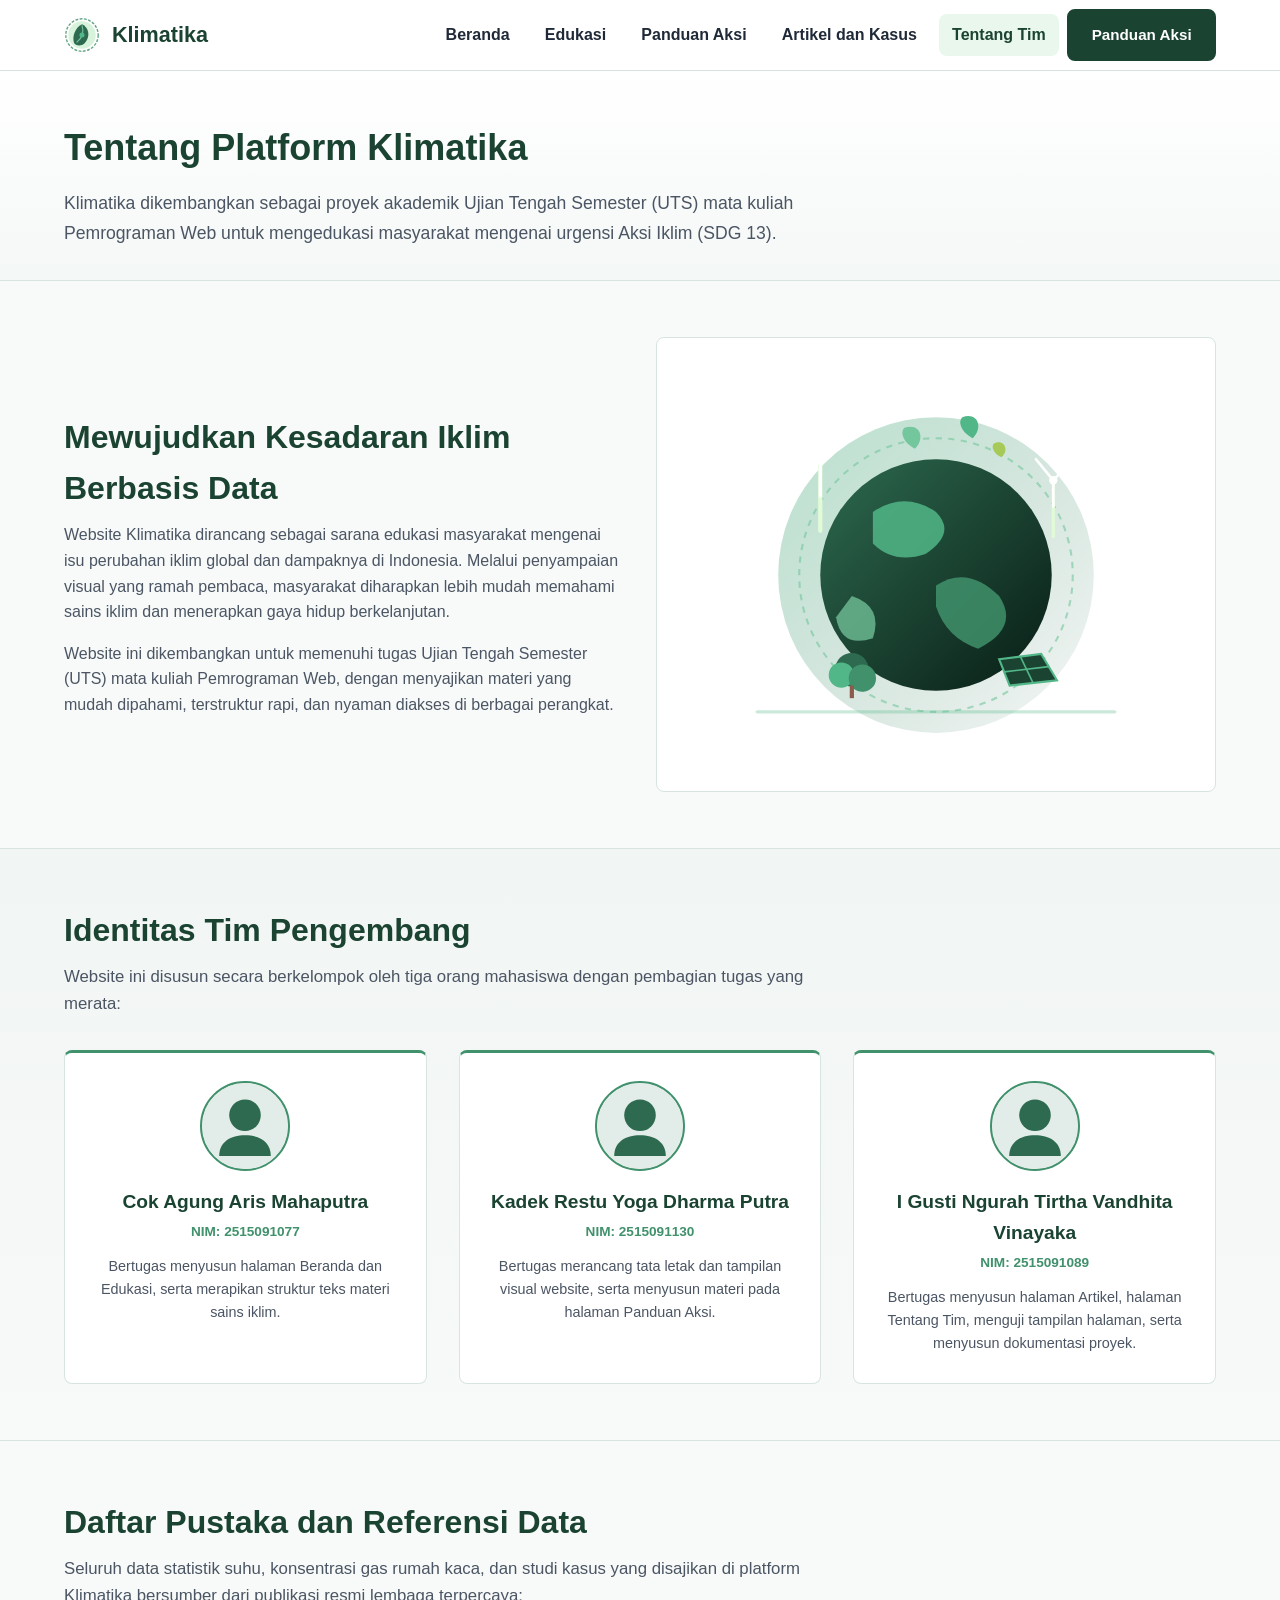
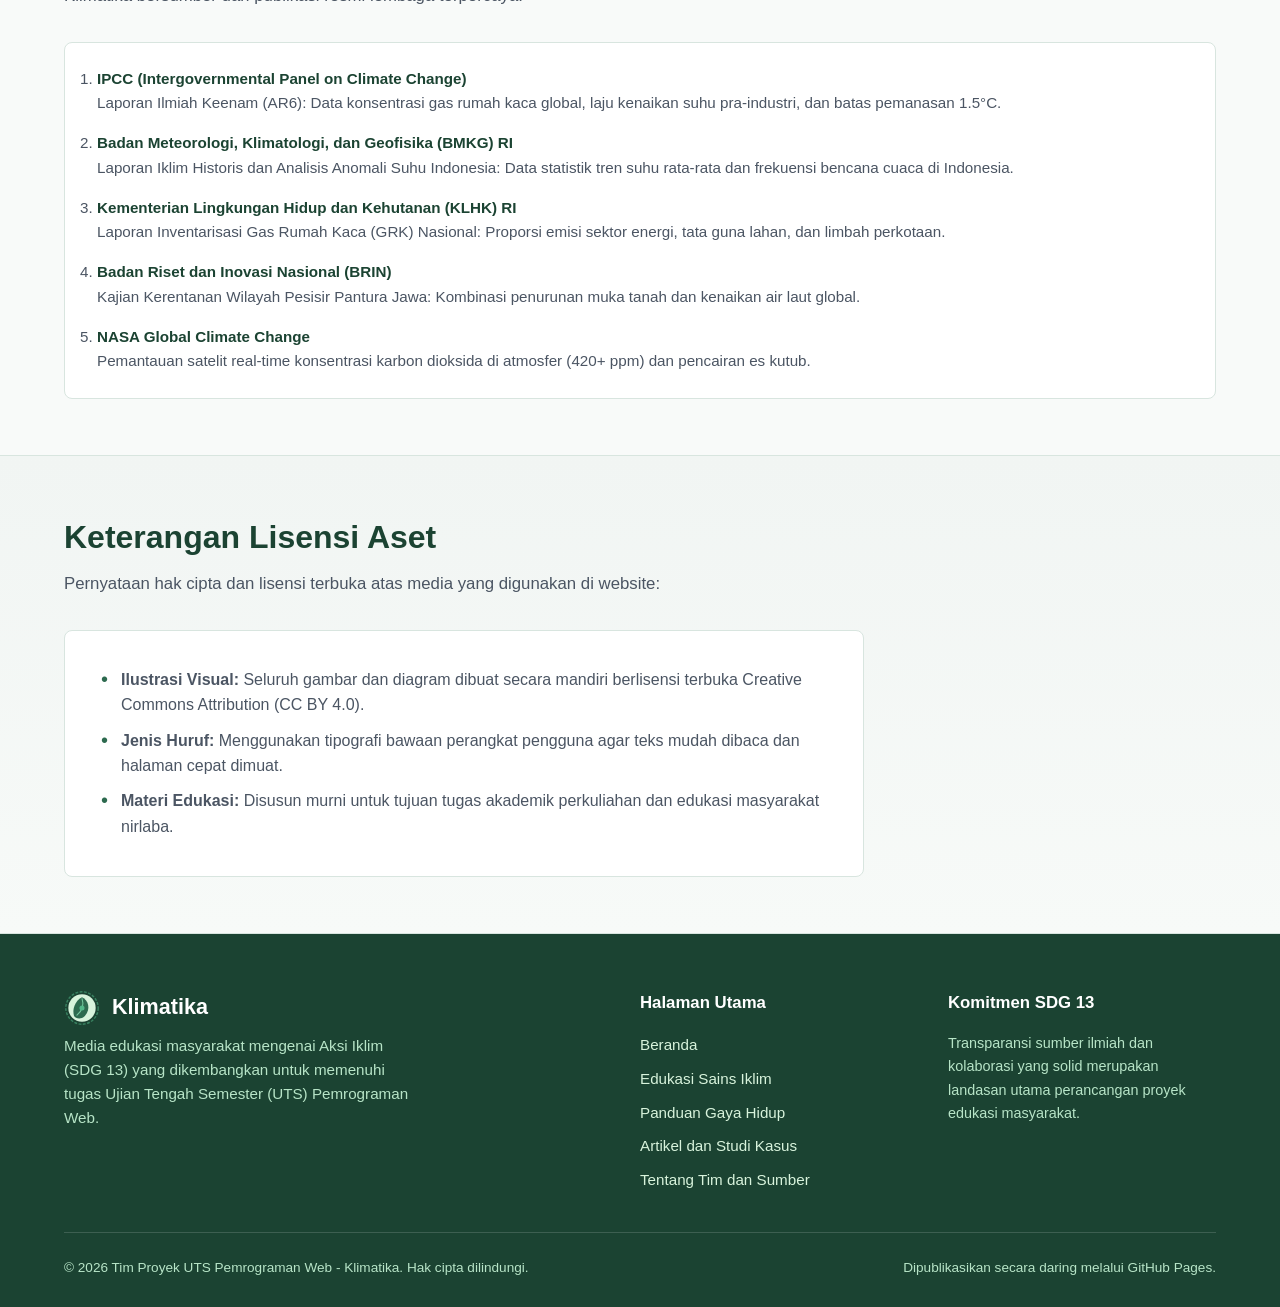
<file: tentang.html>
<!DOCTYPE html>
<html lang="id">
<head>
  <meta charset="UTF-8">
  <meta name="viewport" content="width=device-width, initial-scale=1.0">
  <meta name="description" content="Tentang proyek Klimatika, identitas 3 mahasiswa pengembang, pembagian tugas peran, dan daftar referensi ilmiah kredibel IPCC, BMKG, KLHK.">
  <title>Tentang Tim dan Referensi - Klimatika</title>
  <link rel="stylesheet" href="css/style.css">
</head>
<body>
  <!-- Header dan navigasi utama -->
  <header class="site-header">
    <div class="container nav-wrapper">
      <a href="index.html" class="brand">
        <img src="images/logo.svg" alt="Logo Klimatika" class="brand-logo-img">
        <span>Klimatika</span>
      </a>

      <!-- Input checkbox untuk toggle menu mobile -->
      <input type="checkbox" id="nav-toggle" class="nav-toggle" aria-label="Buka menu navigasi">
      <label for="nav-toggle" class="nav-toggle-btn">Menu</label>

      <!-- Menu navigasi -->
      <nav class="nav-menu">
        <a href="index.html" class="nav-link">Beranda</a>
        <a href="edukasi.html" class="nav-link">Edukasi</a>
        <a href="panduan.html" class="nav-link">Panduan Aksi</a>
        <a href="artikel.html" class="nav-link">Artikel dan Kasus</a>
        <a href="tentang.html" class="nav-link active">Tentang Tim</a>
        <a href="panduan.html" class="btn btn-primary nav-cta">Panduan Aksi</a>
      </nav>
    </div>
  </header>

  <!-- Konten utama halaman -->
  <main id="main-content">
    
    <!-- Header awal halaman tentang -->
    <header class="page-header">
      <div class="container">
        <h1 class="page-header-title">Tentang Platform Klimatika</h1>
        <p class="page-header-desc">
          Klimatika dikembangkan sebagai proyek akademik Ujian Tengah Semester (UTS) mata kuliah Pemrograman Web untuk mengedukasi masyarakat mengenai urgensi Aksi Iklim (SDG 13).
        </p>
      </div>
    </header>

    <!-- Bagian tujuan proyek -->
    <section>
      <div class="container">
        <div class="grid-2" style="align-items: center;">
          <div>
            <h2 class="section-title">Mewujudkan Kesadaran Iklim Berbasis Data</h2>
            <p style="margin-bottom: 1rem; color: var(--color-text-muted);">
              Website Klimatika dirancang sebagai sarana edukasi masyarakat mengenai isu perubahan iklim global dan dampaknya di Indonesia. Melalui penyampaian visual yang ramah pembaca, masyarakat diharapkan lebih mudah memahami sains iklim dan menerapkan gaya hidup berkelanjutan.
            </p>
            <p style="color: var(--color-text-muted);">
              Website ini dikembangkan untuk memenuhi tugas Ujian Tengah Semester (UTS) mata kuliah Pemrograman Web, dengan menyajikan materi yang mudah dipahami, terstruktur rapi, dan nyaman diakses di berbagai perangkat.
            </p>
          </div>
          <div class="diagram-box">
            <img src="images/hero-climate.svg" alt="Ilustrasi bumi dan aksi iklim berkelanjutan">
          </div>
        </div>
      </div>
    </section>

    <!-- Bagian profil tim pengembang tiga orang -->
    <section class="section-alt">
      <div class="container">
        <header>
          <h2 class="section-title">Identitas Tim Pengembang</h2>
          <p class="section-desc">
            Website ini disusun secara berkelompok oleh tiga orang mahasiswa dengan pembagian tugas yang merata:
          </p>
        </header>

        <div class="grid-3">
          <!-- Mahasiswa 1 -->
          <article class="team-card">
            <div class="team-photo-box">
              <img src="images/avatar-default.svg" alt="Foto Cok Agung Aris Mahaputra">
            </div>
            <h3 class="team-name">Cok Agung Aris Mahaputra</h3>
            <div class="team-nim">NIM: 2515091077</div>
            <p class="team-task">
              Bertugas menyusun halaman Beranda dan Edukasi, serta merapikan struktur teks materi sains iklim.
            </p>
          </article>

          <!-- Mahasiswa 2 -->
          <article class="team-card">
            <div class="team-photo-box">
              <img src="images/avatar-default.svg" alt="Foto Kadek Restu Yoga Dharma Putra">
            </div>
            <h3 class="team-name">Kadek Restu Yoga Dharma Putra</h3>
            <div class="team-nim">NIM: 2515091130</div>
            <p class="team-task">
              Bertugas merancang tata letak dan tampilan visual website, serta menyusun materi pada halaman Panduan Aksi.
            </p>
          </article>

          <!-- Mahasiswa 3 -->
          <article class="team-card">
            <div class="team-photo-box">
              <img src="images/avatar-default.svg" alt="Foto I Gusti Ngurah Tirtha Vandhita Vinayaka">
            </div>
            <h3 class="team-name">I Gusti Ngurah Tirtha Vandhita Vinayaka</h3>
            <div class="team-nim">NIM: 2515091089</div>
            <p class="team-task">
              Bertugas menyusun halaman Artikel, halaman Tentang Tim, menguji tampilan halaman, serta menyusun dokumentasi proyek.
            </p>
          </article>
        </div>
      </div>
    </section>

    <!-- Bagian daftar pustaka ilmiah -->
    <section>
      <div class="container">
        <header>
          <h2 class="section-title">Daftar Pustaka dan Referensi Data</h2>
          <p class="section-desc">
            Seluruh data statistik suhu, konsentrasi gas rumah kaca, dan studi kasus yang disajikan di platform Klimatika bersumber dari publikasi resmi lembaga terpercaya:
          </p>
        </header>

        <div class="ref-list">
          <ol>
            <li>
              <span class="ref-title">IPCC (Intergovernmental Panel on Climate Change)</span>
              Laporan Ilmiah Keenam (AR6): Data konsentrasi gas rumah kaca global, laju kenaikan suhu pra-industri, dan batas pemanasan 1.5°C.
            </li>
            <li>
              <span class="ref-title">Badan Meteorologi, Klimatologi, dan Geofisika (BMKG) RI</span>
              Laporan Iklim Historis dan Analisis Anomali Suhu Indonesia: Data statistik tren suhu rata-rata dan frekuensi bencana cuaca di Indonesia.
            </li>
            <li>
              <span class="ref-title">Kementerian Lingkungan Hidup dan Kehutanan (KLHK) RI</span>
              Laporan Inventarisasi Gas Rumah Kaca (GRK) Nasional: Proporsi emisi sektor energi, tata guna lahan, dan limbah perkotaan.
            </li>
            <li>
              <span class="ref-title">Badan Riset dan Inovasi Nasional (BRIN)</span>
              Kajian Kerentanan Wilayah Pesisir Pantura Jawa: Kombinasi penurunan muka tanah dan kenaikan air laut global.
            </li>
            <li>
              <span class="ref-title">NASA Global Climate Change</span>
              Pemantauan satelit real-time konsentrasi karbon dioksida di atmosfer (420+ ppm) dan pencairan es kutub.
            </li>
          </ol>
        </div>
      </div>
    </section>

    <!-- Bagian atribusi lisensi aset -->
    <section class="section-alt">
      <div class="container">
        <header>
          <h2 class="section-title">Keterangan Lisensi Aset</h2>
          <p class="section-desc">
            Pernyataan hak cipta dan lisensi terbuka atas media yang digunakan di website:
          </p>
        </header>

        <div style="background-color: var(--color-surface); padding: 1.5rem 2rem; border-radius: var(--radius); border: 1px solid var(--color-border); max-width: 800px;">
          <ul class="bullet-list">
            <li><strong>Ilustrasi Visual:</strong> Seluruh gambar dan diagram dibuat secara mandiri berlisensi terbuka Creative Commons Attribution (CC BY 4.0).</li>
            <li><strong>Jenis Huruf:</strong> Menggunakan tipografi bawaan perangkat pengguna agar teks mudah dibaca dan halaman cepat dimuat.</li>
            <li><strong>Materi Edukasi:</strong> Disusun murni untuk tujuan tugas akademik perkuliahan dan edukasi masyarakat nirlaba.</li>
          </ul>
        </div>
      </div>
    </section>

  </main>

  <!-- Bagian footer situs -->
  <footer class="site-footer">
    <div class="container">
      <div class="footer-layout">
        <div>
          <a href="index.html" class="brand" style="color: #ffffff;">
            <img src="images/logo.svg" alt="Logo Klimatika" class="brand-logo-img">
            <span>Klimatika</span>
          </a>
          <p class="footer-desc">
            Media edukasi masyarakat mengenai Aksi Iklim (SDG 13) yang dikembangkan untuk memenuhi tugas Ujian Tengah Semester (UTS) Pemrograman Web.
          </p>
        </div>

        <div>
          <h3 class="footer-heading">Halaman Utama</h3>
          <ul class="footer-menu">
            <li><a href="index.html">Beranda</a></li>
            <li><a href="edukasi.html">Edukasi Sains Iklim</a></li>
            <li><a href="panduan.html">Panduan Gaya Hidup</a></li>
            <li><a href="artikel.html">Artikel dan Studi Kasus</a></li>
            <li><a href="tentang.html">Tentang Tim dan Sumber</a></li>
          </ul>
        </div>

        <div>
          <h3 class="footer-heading">Komitmen SDG 13</h3>
          <p style="font-size: 0.9rem; color: #b7e4c7;">
            Transparansi sumber ilmiah dan kolaborasi yang solid merupakan landasan utama perancangan proyek edukasi masyarakat.
          </p>
        </div>
      </div>

      <div class="footer-bottom">
        <p>&copy; 2026 Tim Proyek UTS Pemrograman Web - Klimatika. Hak cipta dilindungi.</p>
        <p>Dipublikasikan secara daring melalui GitHub Pages.</p>
      </div>
    </div>
  </footer>
</body>
</html>
</file>
<file: css/style.css>
/* Variabel warna dan tema dasar */
:root {
  --color-primary: #1b4332;
  --color-primary-light: #2d6a4f;
  --color-secondary: #40916c;
  --color-accent: #52b788;
  --color-accent-soft: #eaf7ed;
  --color-warning: #c84e32;
  --color-bg: #f8faf9;
  --color-surface: #ffffff;
  --color-surface-alt: #f1f5f3;
  --color-text-main: #1f2937;
  --color-text-muted: #4b5563;
  --color-border: #d8e5df;
  --font-base: -apple-system, BlinkMacSystemFont, "Segoe UI", Roboto, Arial, sans-serif;
  --shadow-sm: 0 1px 3px rgba(0, 0, 0, 0.08);
  --shadow-md: 0 4px 10px rgba(0, 0, 0, 0.08);
  --shadow-hover: 0 8px 20px rgba(27, 67, 50, 0.12);
  --radius: 8px;
  --max-width: 1200px;
}

/* Reset dasar browser */
*, *::before, *::after {
  box-sizing: border-box;
  margin: 0;
  padding: 0;
}

/* Pengaturan dasar halaman */
body {
  font-family: var(--font-base);
  background-color: var(--color-bg);
  color: var(--color-text-main);
  line-height: 1.6;
  min-height: 100vh;
  display: flex;
  flex-direction: column;
}

/* Gambar responsif */
img {
  display: block;
  max-width: 100%;
  height: auto;
}

/* Tautan standar */
a {
  color: var(--color-primary-light);
  text-decoration: none;
}

a:hover {
  color: var(--color-primary);
  text-decoration: underline;
}

/* Kontainer pembatas lebar konten */
.container {
  width: 100%;
  max-width: var(--max-width);
  margin: 0 auto;
  padding: 0 1.5rem;
}

/* Pembatas jarak antar section */
section {
  padding: 3.5rem 0;
}

/* Latar belakang selang-seling bernuansa lembut */
.section-alt {
  background: linear-gradient(180deg, #f1f5f3 0%, #f7faf8 100%);
  border-top: 1px solid var(--color-border);
  border-bottom: 1px solid var(--color-border);
}

/* Judul bagian */
.section-title {
  font-size: 2rem;
  color: var(--color-primary);
  margin-bottom: 0.5rem;
}

/* Deskripsi bagian */
.section-desc {
  font-size: 1.05rem;
  color: var(--color-text-muted);
  max-width: 800px;
  margin-bottom: 2rem;
}

/* Header awal setiap sub-halaman */
.page-header {
  padding: 3rem 0 2rem;
  background: linear-gradient(180deg, #ffffff 0%, #f4f8f6 100%);
  border-bottom: 1px solid var(--color-border);
}

.page-header-title {
  font-size: 2.25rem;
  color: var(--color-primary);
  margin-bottom: 0.75rem;
}

.page-header-desc {
  font-size: 1.1rem;
  color: var(--color-text-muted);
  max-width: 820px;
  line-height: 1.7;
}

/* Header dan navigasi utama */
.site-header {
  background-color: var(--color-surface);
  border-bottom: 1px solid var(--color-border);
  position: sticky;
  top: 0;
  z-index: 100;
}

.nav-wrapper {
  display: flex;
  align-items: center;
  justify-content: space-between;
  height: 70px;
}

/* Identitas logo */
.brand {
  display: flex;
  align-items: center;
  gap: 0.75rem;
  color: var(--color-primary);
  font-size: 1.35rem;
  font-weight: 700;
  text-decoration: none;
}

.brand:hover {
  text-decoration: none;
}

.brand-logo-img {
  width: 36px;
  height: 36px;
}

/* Checkbox toggle untuk mobile nav */
.nav-toggle {
  display: none;
}

.nav-toggle-btn {
  display: none;
  cursor: pointer;
  padding: 0.5rem 0.75rem;
  background-color: var(--color-surface-alt);
  border: 1px solid var(--color-border);
  border-radius: var(--radius);
  font-size: 0.95rem;
  font-weight: 600;
  color: var(--color-primary);
}

/* Menu navigasi desktop */
.nav-menu {
  display: flex;
  align-items: center;
  gap: 0.5rem;
  list-style: none;
}

.nav-link {
  display: inline-block;
  padding: 0.5rem 0.85rem;
  color: var(--color-text-main);
  font-weight: 600;
  border-radius: var(--radius);
  transition: background-color 0.2s, color 0.2s;
  text-decoration: none;
}

.nav-link:hover {
  background-color: var(--color-surface-alt);
  color: var(--color-primary);
  text-decoration: none;
}

.nav-link.active {
  background-color: var(--color-accent-soft);
  color: var(--color-primary);
}

/* Tombol aksi navigasi */
.nav-cta {
  background-color: var(--color-primary);
  color: #ffffff;
}

.nav-cta:hover {
  background-color: var(--color-primary-light);
  color: #ffffff;
}

/* Komponen tombol umum */
.btn {
  display: inline-flex;
  align-items: center;
  justify-content: center;
  padding: 0.75rem 1.4rem;
  font-size: 0.95rem;
  font-weight: 600;
  border-radius: var(--radius);
  border: 2px solid transparent;
  cursor: pointer;
  text-decoration: none;
  transition: transform 0.2s ease, background-color 0.2s ease, color 0.2s ease, box-shadow 0.2s ease, border-color 0.2s ease;
}

.btn-primary {
  background-color: var(--color-primary);
  color: #ffffff;
  border-color: var(--color-primary);
}

.btn-primary:hover {
  background-color: var(--color-primary-light);
  color: #ffffff;
  border-color: var(--color-primary-light);
  transform: translateY(-2px);
  box-shadow: var(--shadow-md);
  text-decoration: none;
}

.btn-secondary {
  background-color: transparent;
  color: var(--color-primary);
  border-color: var(--color-primary);
}

.btn-secondary:hover {
  background-color: var(--color-primary);
  color: #ffffff;
  border-color: var(--color-primary);
  transform: translateY(-2px);
  box-shadow: var(--shadow-md);
  text-decoration: none;
}

.btn-accent {
  background-color: var(--color-accent);
  color: #081c15;
  border-color: var(--color-accent);
}

.btn-accent:hover {
  background-color: var(--color-secondary);
  color: #ffffff;
  border-color: var(--color-secondary);
  transform: translateY(-2px);
  box-shadow: var(--shadow-md);
  text-decoration: none;
}

.btn-group {
  display: flex;
  flex-wrap: wrap;
  gap: 1rem;
}

/* Hero banner beranda */
.hero {
  background: linear-gradient(135deg, #091e16 0%, #153e2e 50%, #205c43 100%);
  color: #ffffff;
  padding: 4.5rem 0;
}

.hero-layout {
  display: flex;
  align-items: center;
  justify-content: space-between;
  gap: 3rem;
}

.hero-text {
  flex: 1 1 55%;
}

.hero-note {
  font-size: 0.95rem;
  color: #b7e4c7;
  margin-bottom: 0.5rem;
  font-weight: 600;
}

.hero-title {
  font-size: 2.75rem;
  line-height: 1.2;
  margin-bottom: 1rem;
  color: #ffffff;
}

.hero-title span {
  color: #74c69d;
}

.hero-desc {
  font-size: 1.15rem;
  color: #d8f3dc;
  margin-bottom: 1.75rem;
  line-height: 1.6;
}

/* Tombol khusus di area hero latar gelap */
.hero .btn-primary {
  background-color: #ffffff;
  color: var(--color-primary);
  border-color: #ffffff;
  font-weight: 700;
}

.hero .btn-primary:hover {
  background-color: var(--color-accent-soft);
  color: #0d281e;
  border-color: var(--color-accent-soft);
  transform: translateY(-2px);
  box-shadow: 0 6px 16px rgba(0, 0, 0, 0.25);
  text-decoration: none;
}

.hero .btn-secondary {
  background-color: transparent;
  color: #ffffff;
  border: 2px solid #ffffff;
}

.hero .btn-secondary:hover {
  background-color: rgba(255, 255, 255, 0.18);
  color: #ffffff;
  border-color: #ffffff;
  transform: translateY(-2px);
  box-shadow: 0 6px 16px rgba(0, 0, 0, 0.2);
  text-decoration: none;
}

.hero-image {
  flex: 1 1 45%;
  display: flex;
  justify-content: center;
}

/* Sistem tata letak grid */
.grid-2 {
  display: grid;
  grid-template-columns: repeat(2, 1fr);
  gap: 2rem;
}

.grid-3 {
  display: grid;
  grid-template-columns: repeat(3, 1fr);
  gap: 2rem;
}

.grid-4 {
  display: grid;
  grid-template-columns: repeat(4, 1fr);
  gap: 1.5rem;
}

/* Kartu statistik */
.stat-card {
  background-color: var(--color-surface);
  border: 1px solid var(--color-border);
  border-top: 4px solid var(--color-primary);
  border-radius: var(--radius);
  padding: 1.5rem;
  transition: transform 0.2s ease, box-shadow 0.2s ease;
}

.stat-card:nth-child(1) {
  border-top-color: var(--color-warning);
}

.stat-card:nth-child(2) {
  border-top-color: var(--color-primary);
}

.stat-card:nth-child(3) {
  border-top-color: var(--color-secondary);
}

.stat-card:nth-child(4) {
  border-top-color: var(--color-accent);
}

.stat-number {
  font-size: 2.2rem;
  font-weight: 800;
  color: var(--color-primary);
  margin-bottom: 0.25rem;
}

.stat-number.warning {
  color: var(--color-warning);
}

.stat-label {
  font-size: 1rem;
  font-weight: 700;
  margin-bottom: 0.35rem;
}

.stat-detail {
  font-size: 0.85rem;
  color: var(--color-text-muted);
}

/* Kartu informasi umum */
.card {
  background-color: var(--color-surface);
  border: 1px solid var(--color-border);
  border-top: 3px solid var(--color-secondary);
  border-radius: var(--radius);
  overflow: hidden;
  display: flex;
  flex-direction: column;
}

/* Wadah gambar kartu tanpa cropping */
.card-image-box {
  height: 200px;
  background-color: var(--color-surface-alt);
  display: flex;
  align-items: center;
  justify-content: center;
  padding: 1rem;
  border-bottom: 1px solid var(--color-border);
}

.card-image-box img {
  max-width: 100%;
  max-height: 100%;
  object-fit: contain;
}

.card-body {
  padding: 1.5rem;
  display: flex;
  flex-direction: column;
  flex: 1;
}

.card-title {
  font-size: 1.25rem;
  color: var(--color-primary);
  margin-bottom: 0.5rem;
}

.card-text {
  font-size: 0.95rem;
  color: var(--color-text-muted);
  margin-bottom: 0.75rem;
}

/* Penyesuaian daftar poin di dalam kartu agar jarak seragam */
.card .bullet-list {
  margin-top: 0;
  margin-bottom: 0;
}

.card-footer {
  margin-top: auto;
  padding-top: 1rem;
  border-top: 1px solid var(--color-border);
}

/* Kartu modul interaktif yang dapat diklik seluruh areanya */
a.card-clickable {
  text-decoration: none;
  color: inherit;
  transition: transform 0.2s ease, box-shadow 0.2s ease, border-color 0.2s ease;
}

a.card-clickable:hover {
  transform: translateY(-4px);
  box-shadow: var(--shadow-hover);
  border-color: var(--color-primary);
  text-decoration: none;
}

a.card-clickable:hover .card-title {
  color: var(--color-primary-light);
}

a.card-clickable .btn-card {
  width: 100%;
}

a.card-clickable:hover .btn-card {
  background-color: var(--color-primary);
  color: #ffffff;
  border-color: var(--color-primary);
}

/* Banner ajakan aksi */
.cta-box {
  background: linear-gradient(135deg, #0f2f23 0%, #1b4332 50%, #2d6a4f 100%);
  color: #ffffff;
  padding: 2.75rem 2rem;
  border-radius: var(--radius);
  border: 1px solid rgba(255, 255, 255, 0.12);
}

.cta-title {
  font-size: 1.85rem;
  color: #ffffff;
  margin-bottom: 0.5rem;
}

.cta-desc {
  font-size: 1.05rem;
  color: #d8f3dc;
  max-width: 700px;
  margin-bottom: 1.5rem;
}

/* Tombol khusus di dalam banner ajakan aksi */
.cta-box .btn-accent,
.cta-box .btn-primary {
  background-color: #ffffff;
  color: var(--color-primary);
  border-color: #ffffff;
  font-weight: 700;
}

.cta-box .btn-accent:hover,
.cta-box .btn-primary:hover {
  background-color: var(--color-accent-soft);
  color: #0d281e;
  border-color: var(--color-accent-soft);
  transform: translateY(-2px);
  box-shadow: 0 6px 16px rgba(0, 0, 0, 0.25);
  text-decoration: none;
}

/* Gambar artikel utama tanpa crop */
.article-featured-img {
  background-color: var(--color-surface-alt);
  display: flex;
  align-items: center;
  justify-content: center;
  padding: 1.5rem;
  min-height: 250px;
}

.article-featured-img img {
  max-width: 100%;
  max-height: 280px;
  object-fit: contain;
}

/* Gambar infografis edukasi */
.diagram-box {
  border: 1px solid var(--color-border);
  border-radius: var(--radius);
  overflow: hidden;
  background-color: var(--color-surface);
  padding: 1rem;
}

.diagram-box img {
  width: 100%;
  height: auto;
  object-fit: contain;
}

/* Kartu jenis gas rumah kaca */
.gas-card {
  background-color: var(--color-surface);
  border: 1px solid var(--color-border);
  border-left: 4px solid var(--color-secondary);
  border-radius: var(--radius);
  padding: 1.25rem;
}

.gas-card h3 {
  font-size: 1.15rem;
  color: var(--color-primary);
  margin-bottom: 0.35rem;
}

.gas-card p {
  font-size: 0.9rem;
  color: var(--color-text-muted);
}

/* Komponen daftar poin rapi anti-cutoff di layar seluler */
.bullet-list {
  list-style: none;
  padding-left: 0;
  margin: 0.75rem 0;
}

.bullet-list li {
  position: relative;
  padding-left: 1.5rem;
  margin-bottom: 0.6rem;
  line-height: 1.6;
  color: var(--color-text-muted);
}

.bullet-list li::before {
  content: "•";
  position: absolute;
  left: 0.25rem;
  color: var(--color-primary-light);
  font-size: 1.25rem;
  line-height: 1.2;
}

/* Komponen daftar langkah bernomor */
.step-list {
  padding-left: 1.5rem;
  margin: 0.75rem 0;
  color: var(--color-text-muted);
  line-height: 1.7;
}

.step-list li {
  margin-bottom: 0.6rem;
  padding-left: 0.35rem;
}

/* Tabel matriks panduan aksi */
.table-responsive {
  width: 100%;
  overflow-x: auto;
  border: 1px solid var(--color-border);
  border-radius: var(--radius);
  background-color: var(--color-surface);
}

.matrix-table {
  width: 100%;
  border-collapse: collapse;
  text-align: left;
  font-size: 0.95rem;
}

.matrix-table th {
  background-color: var(--color-surface-alt);
  color: var(--color-primary);
  padding: 0.85rem 1rem;
  border-bottom: 2px solid var(--color-border);
  font-weight: 700;
}

.matrix-table td {
  padding: 0.85rem 1rem;
  border-bottom: 1px solid var(--color-border);
  color: var(--color-text-muted);
}

.matrix-table tr:last-child td {
  border-bottom: none;
}

.matrix-table tr:nth-child(even) td {
  background-color: #fafcfb;
}

.matrix-table strong {
  color: var(--color-text-main);
  display: block;
}

/* Akordion tanya jawab */
.faq-list {
  display: flex;
  flex-direction: column;
  gap: 0.85rem;
}

.faq-item {
  background-color: var(--color-surface);
  border: 1px solid var(--color-border);
  border-radius: var(--radius);
  padding: 1rem 1.25rem;
}

.faq-question {
  font-weight: 700;
  font-size: 1.05rem;
  color: var(--color-primary);
  cursor: pointer;
}

.faq-question:hover {
  color: var(--color-primary-light);
}

.faq-answer {
  margin-top: 0.75rem;
  padding-top: 0.75rem;
  border-top: 1px solid var(--color-border);
  color: var(--color-text-muted);
  font-size: 0.95rem;
}

/* Kartu profil tim pengembang */
.team-card {
  background-color: var(--color-surface);
  border: 1px solid var(--color-border);
  border-top: 3px solid var(--color-secondary);
  border-radius: var(--radius);
  padding: 1.75rem;
  text-align: center;
}

.team-photo-box {
  width: 90px;
  height: 90px;
  margin: 0 auto 1rem auto;
  border-radius: 50%;
  overflow: hidden;
  border: 2px solid var(--color-secondary);
  background-color: var(--color-surface-alt);
}

.team-photo-box img {
  width: 100%;
  height: 100%;
  object-fit: cover;
}

.team-name {
  font-size: 1.2rem;
  color: var(--color-primary);
  margin-bottom: 0.2rem;
}

.team-nim {
  font-size: 0.85rem;
  color: var(--color-secondary);
  font-weight: 600;
  margin-bottom: 0.75rem;
}

.team-task {
  font-size: 0.9rem;
  color: var(--color-text-muted);
}

/* Daftar referensi ilmiah */
.ref-list {
  background-color: var(--color-surface);
  border: 1px solid var(--color-border);
  border-radius: var(--radius);
  padding: 1.5rem 2rem;
}

.ref-list li {
  margin-bottom: 1rem;
  color: var(--color-text-muted);
  font-size: 0.95rem;
}

.ref-list li:last-child {
  margin-bottom: 0;
}

.ref-title {
  font-weight: 700;
  color: var(--color-primary);
  display: block;
}

/* Footer situs */
.site-footer {
  background-color: var(--color-primary);
  color: #d8f3dc;
  padding: 3.5rem 0 1.75rem;
  margin-top: auto;
}

.footer-layout {
  display: grid;
  grid-template-columns: 2fr 1fr 1fr;
  gap: 2.5rem;
  margin-bottom: 2.5rem;
}

.footer-brand {
  color: #ffffff;
}

.footer-desc {
  font-size: 0.95rem;
  color: #b7e4c7;
  margin-top: 0.5rem;
  max-width: 360px;
}

.footer-heading {
  font-size: 1.05rem;
  color: #ffffff;
  margin-bottom: 1rem;
}

.footer-menu {
  list-style: none;
  display: flex;
  flex-direction: column;
  gap: 0.5rem;
}

.footer-menu a {
  color: #d8f3dc;
  font-size: 0.95rem;
  transition: transform 0.2s ease, color 0.2s ease;
  display: inline-block;
}

.footer-menu a:hover {
  color: #ffffff;
  transform: translateX(3px);
  text-decoration: none;
}

.footer-bottom {
  padding-top: 1.5rem;
  border-top: 1px solid rgba(255, 255, 255, 0.15);
  display: flex;
  justify-content: space-between;
  font-size: 0.85rem;
  color: #b7e4c7;
  flex-wrap: wrap;
  gap: 0.5rem;
}

/* Responsivitas tablet (lebar 768px dan di bawahnya) */
@media (max-width: 768px) {
  .nav-toggle-btn {
    display: block;
  }

  .nav-menu {
    display: none;
    position: absolute;
    top: 70px;
    left: 0;
    right: 0;
    background-color: var(--color-surface);
    flex-direction: column;
    align-items: stretch;
    padding: 1.25rem 1.5rem;
    border-bottom: 2px solid var(--color-secondary);
    box-shadow: var(--shadow-md);
    gap: 0.5rem;
  }

  /* Logika toggle: saat checkbox dicentang, menu ditampilkan */
  .nav-toggle:checked ~ .nav-menu {
    display: flex;
  }

  .nav-link {
    text-align: left;
    width: 100%;
    padding: 0.75rem 1rem;
  }

  .nav-cta {
    text-align: center;
    margin-top: 0.5rem;
    width: 100%;
  }

  .hero-layout {
    flex-direction: column-reverse;
    text-align: center;
    gap: 2rem;
  }

  .hero-title {
    font-size: 2.2rem;
  }

  .btn-group {
    justify-content: center;
  }

  .grid-4, .grid-3, .grid-2 {
    grid-template-columns: 1fr;
  }

  .footer-layout {
    grid-template-columns: 1fr;
    gap: 2rem;
  }
}

/* Responsivitas smartphone (lebar 480px dan di bawahnya) */
@media (max-width: 480px) {
  .container {
    padding: 0 1rem;
  }

  .hero-title {
    font-size: 1.8rem;
  }

  .section-title, .page-header-title {
    font-size: 1.65rem;
  }

  .btn {
    width: 100%;
  }

  .btn-group {
    flex-direction: column;
  }

  .footer-bottom {
    flex-direction: column;
    text-align: center;
  }
}
</file>
